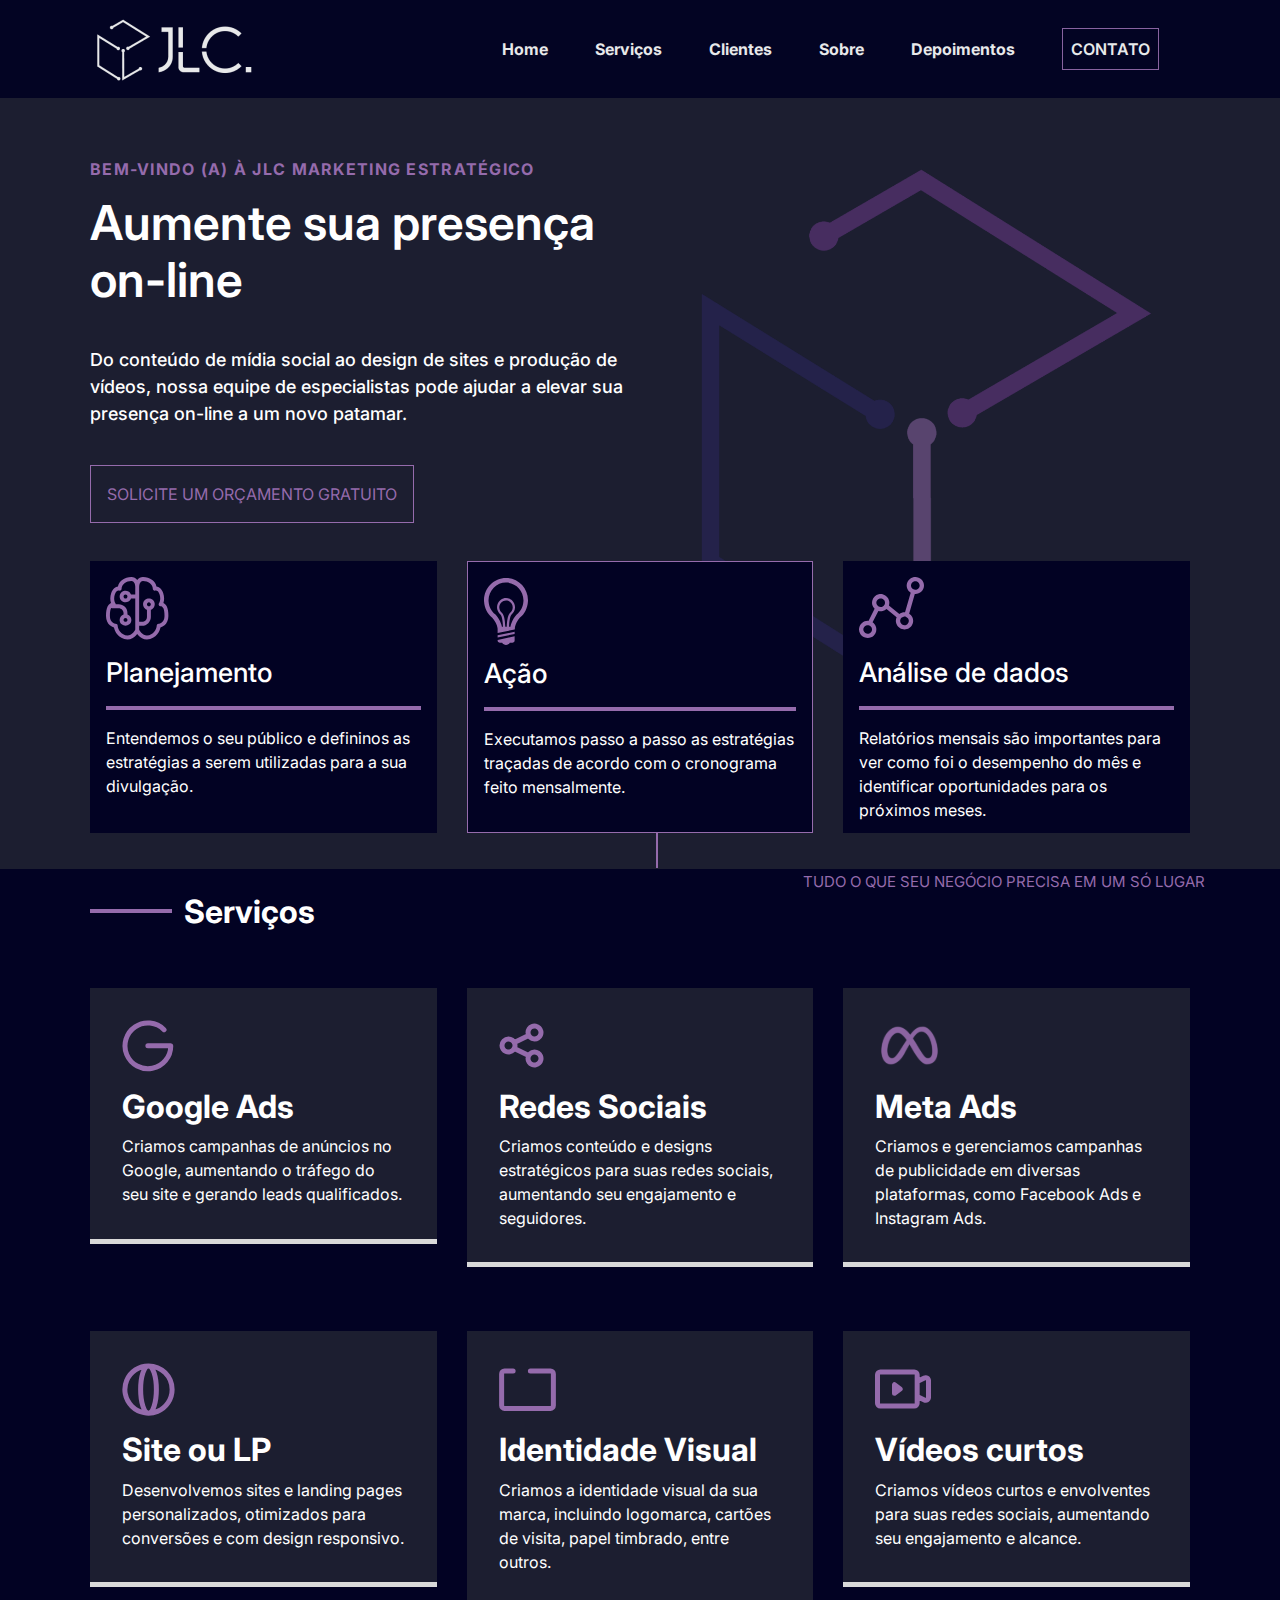
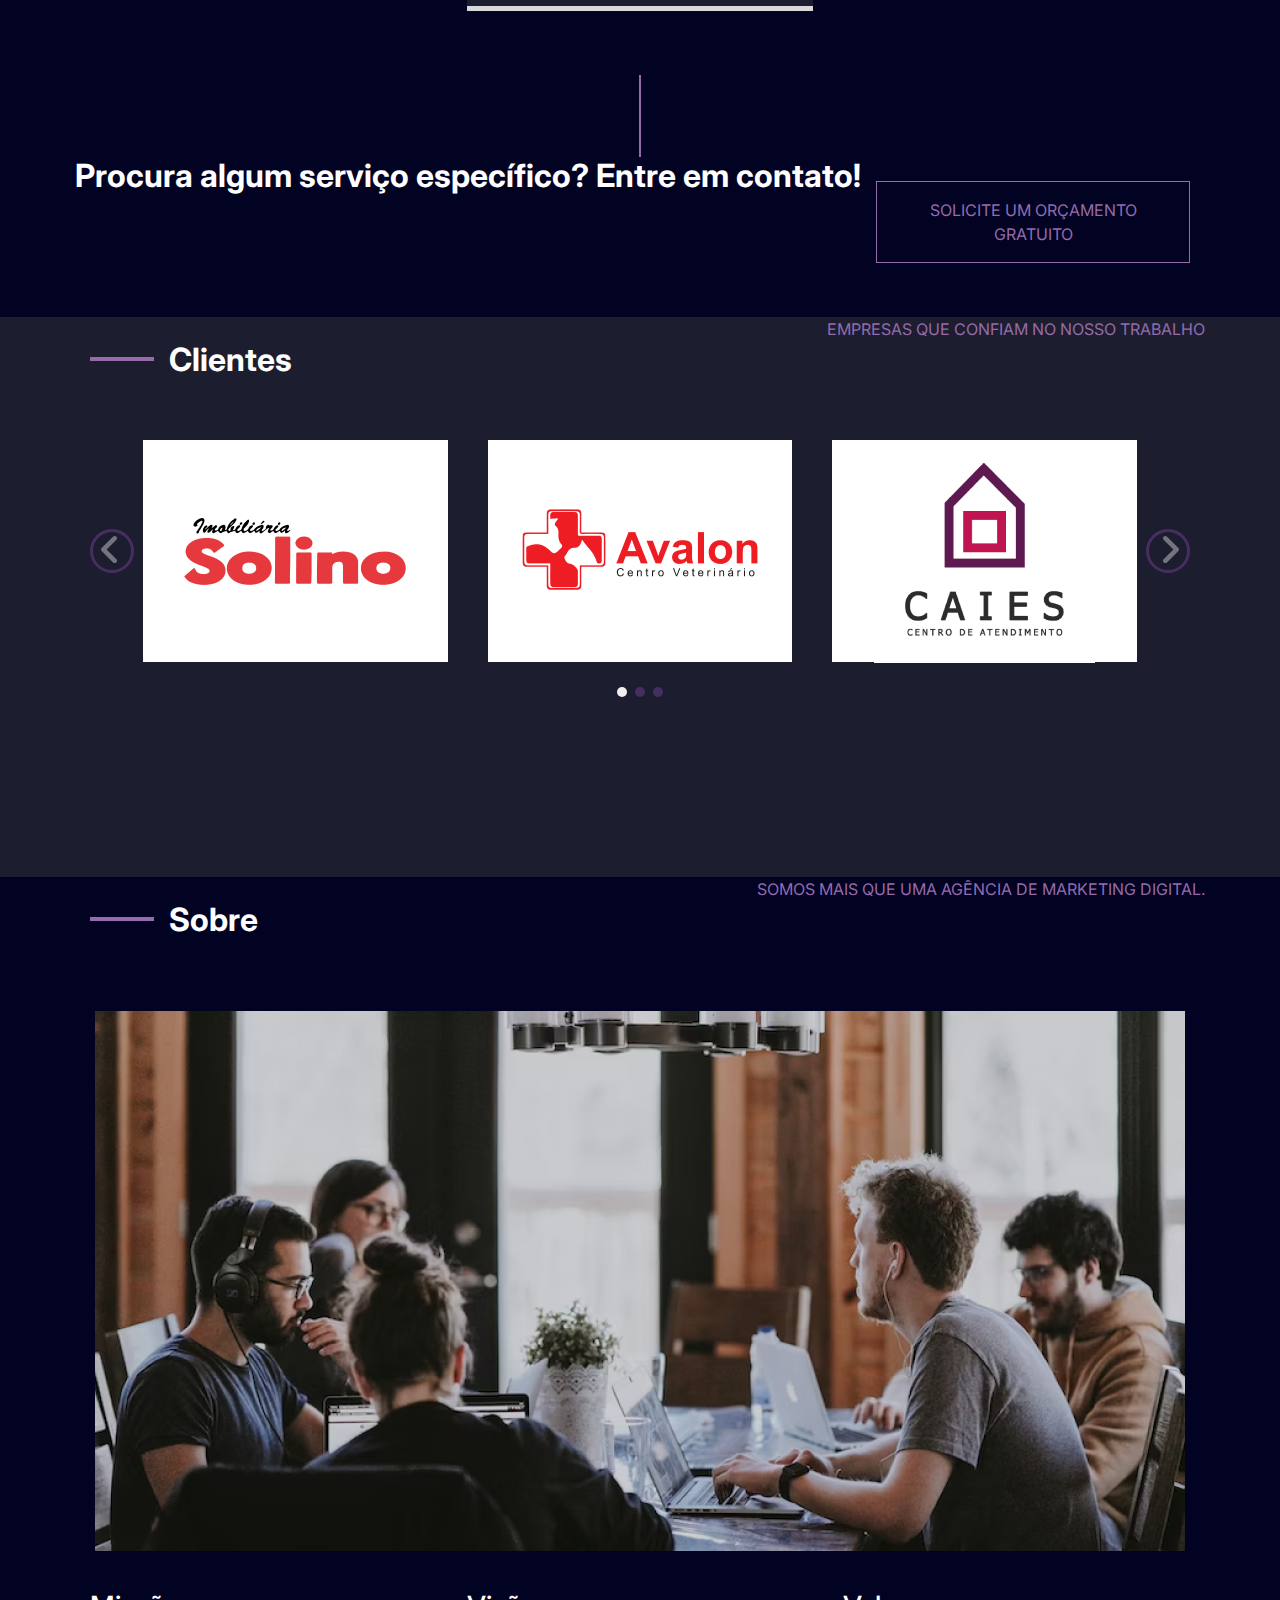
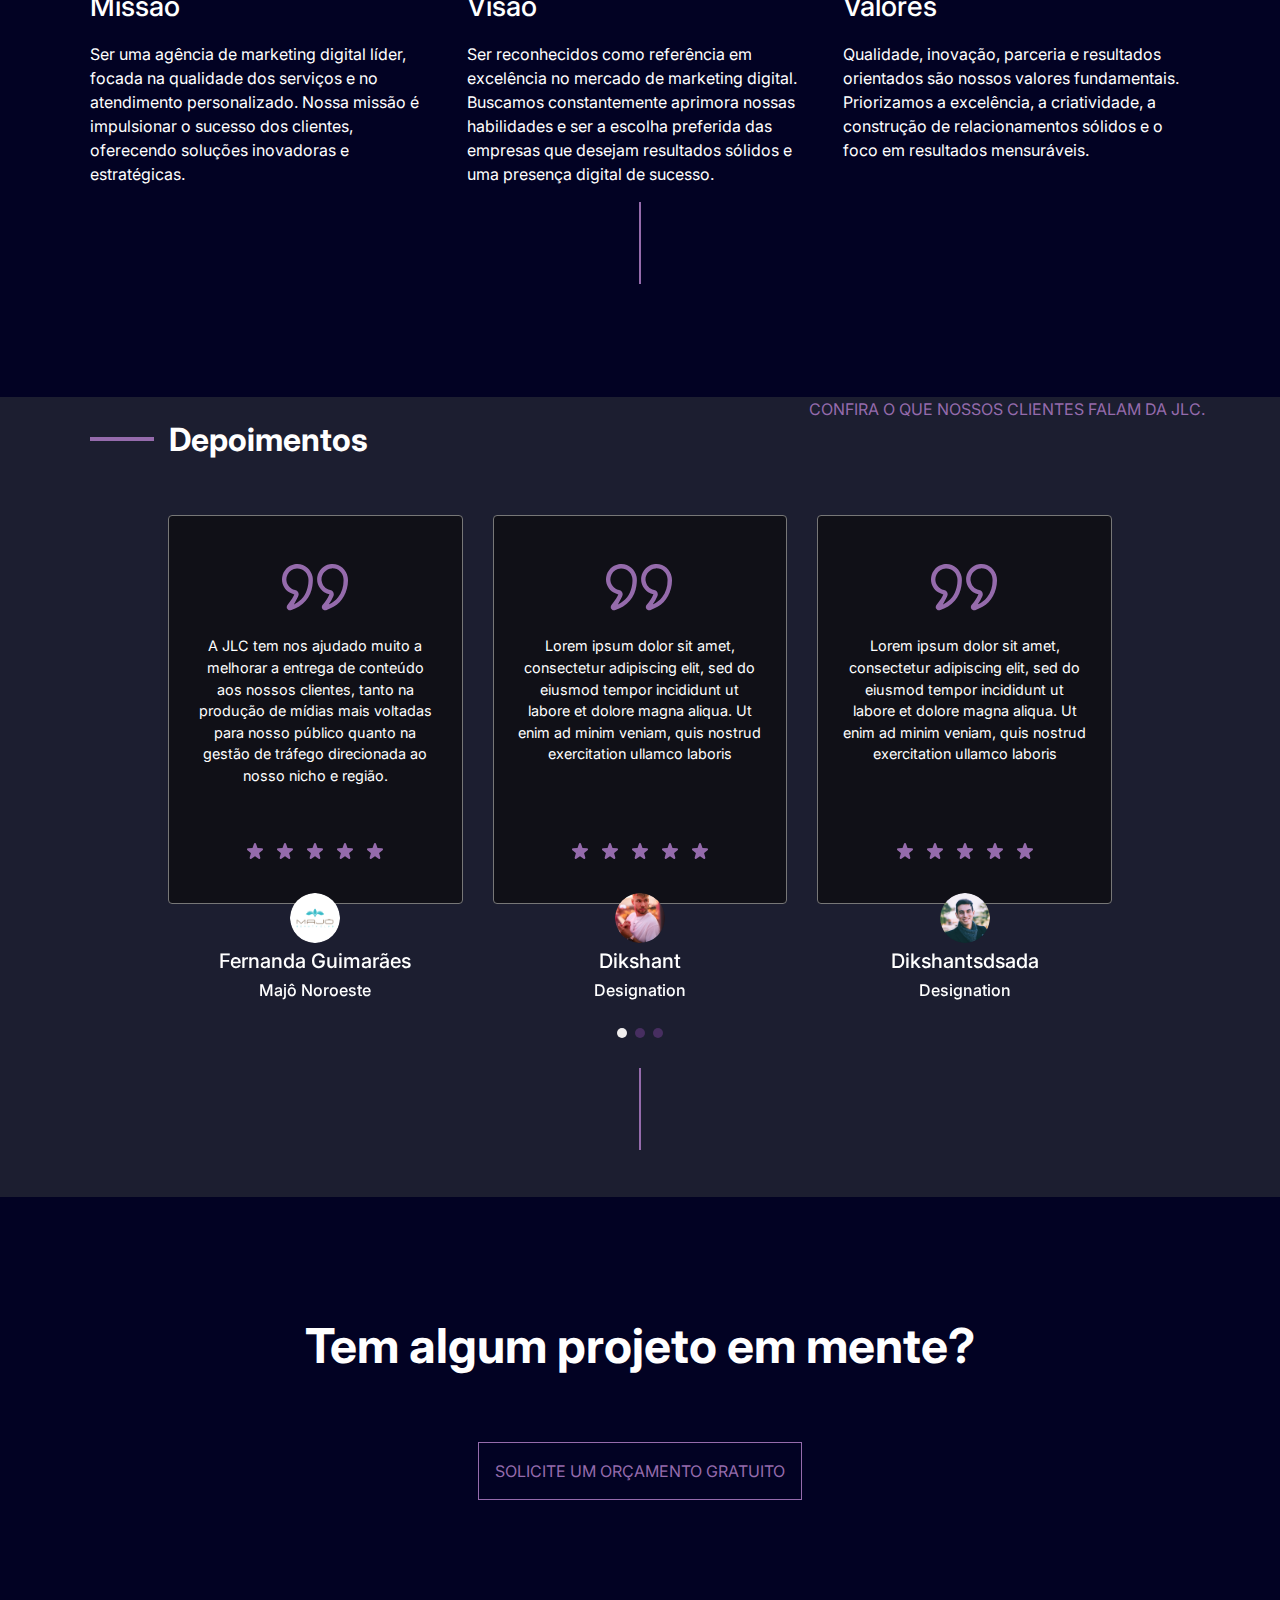
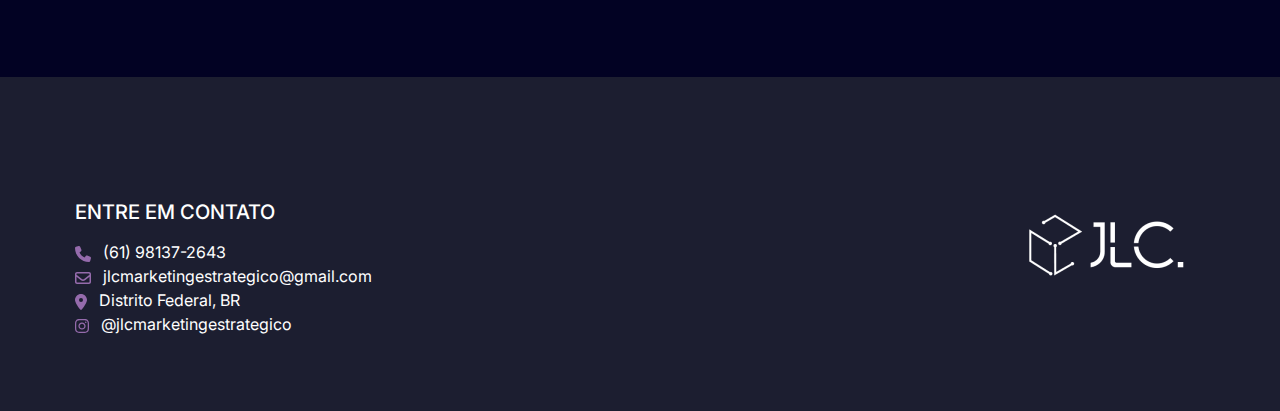
<file: index.html>
<!DOCTYPE html>
<html lang="pt-br">
  <head>
    <meta charset="utf-8" />
    <meta name="viewport" content="widivh=device-widivh, initial-scale=1" />
    <link
      href="https://cdn.jsdelivr.net/npm/bootstrap@5.3.1/dist/css/bootstrap.min.css"
      rel="stylesheet"
      integrity="sha384-4bw+/aepP/YC94hEpVNVgiZdgIC5+VKNBQNGCHeKRQN+PtmoHDEXuppvnDJzQIu9"
      crossorigin="anonymous"
    />
    <link
      rel="stylesheet"
      href="https://cdnjs.cloudflare.com/ajax/libs/font-awesome/6.4.2/css/all.min.css"
    />
    <link
      rel="stylesheet"
      href="https://stackpath.bootstrapcdn.com/bootstrap/4.5.0/css/bootstrap.min.css"
    />
    <!-- <link rel="stylesheet" href="https://fonts.googleapis.com/css?family=Open+Sans|Varela+Round"> -->
    <!-- <link rel="stylesheet" href="https://maxcdn.bootstrapcdn.com/font-awesome/4.7.0/css/font-awesome.min.css"> -->
    <!-- <script src="https://code.jquery.com/jquery-3.5.1.min.js"></script> -->
    <!-- <script src="https://cdn.jsdelivr.net/npm/popper.js@1.16.0/dist/umd/popper.min.js"></script> -->
    <!-- <script src="https://stackpath.bootstrapcdn.com/bootstrap/4.5.0/js/bootstrap.min.js"></script> -->
    <link rel="stylesheet" href="css/carousel.css" />
    <link rel="stylesheet" href="css/style.css" />
    <link rel="stylesheet" href="css/media.css" />
    <title>JLC</title>
  </head>

  <body>
    <section>
      <header>
        <div class="container" id="header">
          <div id="navbar-example3">
            <div
              class="d-flex flex-wrap align-items-center justify-content-center justify-content-lg-start"
            >
              <div class="col-12 col-xs-12 col-sm-2 m-0 p-0">
                <a href="/">
                  <img src="img/site/logo.png" alt="logo" class="logo" />
                </a>
              </div>
              <div class="d-none d-sm-block col-10">
                <ul class="justify-content-end nav opcao-menu">
                  <li>
                    <a href="#item-1" class="text-white"> Home </a>
                  </li>
                  <li>
                    <a href="#item-1-2" class="text-white"> Serviços </a>
                  </li>
                  <li>
                    <a href="#item-1-3" class="text-white"> Clientes </a>
                  </li>
                  <li>
                    <a href="#item-1-4" class="text-white"> Sobre </a>
                  </li>
                  <li>
                    <a href="#item-1-5" class="text-white"> Depoimentos </a>
                  </li>
                  <li>
                    <a
                      type="button"
                      onclick="closeMenu()"
                      href="https://api.whatsapp.com/send?phone=5561981372643"
                      target="_blank"
                      class="btn btn-contato"
                      >CONTATO</a
                    >
                  </li>
                </ul>
              </div>
              <div class="d-block d-sm-none">
                <ul
                  class="col-12 col-lg-auto my-2 justify-content-center my-md-0 text-small"
                >
                  <li>
                    <a
                      href="#"
                      class="text-white bar whats"
                      onclick="openMenu()"
                    >
                      <i class="fa-solid fa-bars"></i>
                    </a>
                  </li>
                </ul>
              </div>
            </div>
          </div>
        </div>
      </header>
    </section>
    <section id="menu-celular" class="d-none cor-caixa-0 caixa-menu-celular">
      <div class="container menus1">
        <div class="row">
          <ul class="my-md-0 text-small opcao-menu">
            <li class="col-md-12">
              <a href="#item-1" onclick="openMenu()" class="text-white">
                Home
              </a>
            </li>
            <li class="col-md-12">
              <a href="#item-1-2" onclick="openMenu()" class="text-white">
                Serviços
              </a>
            </li>

            <li class="col-md-12">
              <a href="#item-1-3" onclick="openMenu()" class="text-white">
                Clientes
              </a>
            </li>
            <li class="col-md-12">
              <a href="#item-1-4" onclick="openMenu()" class="text-white">
                Sobre
              </a>
            </li>
            <li class="col-md-12">
              <a
                href="#item-1-5"
                onclick="openMenu()"
                class="text-white nav-link"
              >
                Depoimentos
              </a>
            </li>
          </ul>
        </div>
        <a
          type="button"
          onclick="openMenu()"
          href="https://api.whatsapp.com/send?phone=5561981372643"
          target="_blank"
          class="btn btn-contato me-2"
          >SOLICITE UM ORÇAMENTO GRATUITO
        </a>
      </div>
    </section>
    <section class="cor-caixa-1">
      <div
        class="container scrollspy-example-2"
        data-bs-spy="scroll"
        data-bs-target="#navbar-example3"
        data-bs-offset="0"
        tabindex="0"
      >
        <div class="home" id="item-1">
          <div class="row">
            <div class="col-6 col-xs-6 col-sm-6">
              <img
                src="img/site/jlc-grande.png"
                alt="cubo"
                class="cubo-grande"
              />
            </div>
          </div>
          <div class="row">
            <div class="col-12">
              <div>
                <h5>BEM-VINDO (A) À JLC MARKETING ESTRATÉGICO</h5>
              </div>
            </div>
          </div>
          <div class="row">
            <div
              class="col-12 col-xs-12 col-sm-6 col-md-6 col-lg-6 col-xl-6 col-xxl-6"
            >
              <h1>Aumente sua presença on-line</h1>
              <p>
                Do conteúdo de mídia social ao design de sites e produção de
                vídeos, nossa equipe de especialistas pode ajudar a elevar sua
                presença on-line a um novo patamar.
              </p>
              <a
                type="button"
                href="https://api.whatsapp.com/send?phone=5561981372643"
                target="_blank"
                class="btn btn-contato me-2"
                >SOLICITE UM ORÇAMENTO GRATUITO</a
              >
            </div>
          </div>
        </div>
        <div class="feature row">
          <div class="col-12 col-sm-12 col-md-12 col-lg-4">
            <div>
              <div>
                <svg
                  widivh="63"
                  height="63"
                  viewBox="0 0 63 63"
                  fill="none"
                  xmlns="http://www.w3.org/2000/svg"
                >
                  <path
                    d="M16.107 3.09442C18.7667 1.08013 22.0136 -0.0062896 25.35 0.00172251C26.5022 -0.0241158 27.6424 0.241098 28.6649 0.772824C29.6875 1.30455 30.5594 2.08561 31.2 3.04372C31.8406 2.08561 32.7125 1.30455 33.7351 0.772824C34.7576 0.241098 35.8978 -0.0241158 37.05 0.00172251C40.3864 -0.0062896 43.6333 1.08013 46.293 3.09442C48.3405 4.68562 49.92 6.88912 50.4777 9.55282C51.7569 9.65032 52.9269 10.1807 53.9097 10.9802C55.3995 12.1892 56.4837 14.0027 57.1662 15.9215C58.2348 18.905 58.5234 22.7075 57.4158 25.9445C57.6966 26.0771 57.9735 26.2331 58.2426 26.4125C59.3151 27.1262 60.1302 28.148 60.7308 29.3531C61.9125 31.7126 62.4 35.0042 62.4 39.0017C62.4 43.4516 60.7035 46.439 58.5507 48.2837C57.3602 49.3045 55.9553 50.0442 54.4401 50.4482C54.0501 52.6244 52.9581 55.1438 51.246 57.281C49.023 60.0695 45.5754 62.4017 40.95 62.4017C37.284 62.4017 34.3668 60.3737 32.4714 58.3847C32.0183 57.9098 31.5937 57.4084 31.2 56.8832C30.8063 57.4085 30.3818 57.9099 29.9286 58.3847C28.0332 60.3737 25.1199 62.4017 21.45 62.4017C16.8246 62.4017 13.3809 60.0695 11.154 57.281C9.55406 55.2942 8.45823 52.95 7.9599 50.4482C6.44467 50.0442 5.03978 49.3045 3.8493 48.2837C1.6965 46.439 0 43.4477 0 39.0017C0 35.0042 0.4914 31.7087 1.6692 29.3531C2.2274 28.1713 3.08523 27.1561 4.1574 26.4086C4.4208 26.2343 4.69721 26.0804 4.9842 25.9484C3.8766 22.7036 4.1652 18.905 5.2338 15.9215C5.9163 14.0027 7.0005 12.1892 8.4903 10.9802C9.4731 10.1807 10.6431 9.65422 11.9223 9.55282C12.4839 6.88912 14.0634 4.68562 16.1109 3.09442H16.107ZM29.25 9.75172V9.71272L29.2422 9.51772C29.1848 8.50101 28.9825 7.49769 28.6416 6.53812C28.3989 5.81374 27.9856 5.15833 27.4365 4.62712C26.8605 4.1255 26.113 3.86564 25.35 3.90172C22.8811 3.89326 20.4767 4.69014 18.5016 6.17152C16.692 7.57942 15.6 9.48652 15.6 11.7017C15.5998 12.0105 15.5262 12.3149 15.3853 12.5897C15.2445 12.8645 15.0403 13.102 14.7898 13.2825C14.5392 13.463 14.2493 13.5814 13.9441 13.6279C13.6388 13.6745 13.3268 13.6479 13.0338 13.5503C12.3006 13.3085 11.6454 13.445 10.9473 14.0066C10.1829 14.6306 9.438 15.7382 8.9037 17.2319C7.8156 20.2817 7.9287 23.975 9.4224 26.2214C9.63572 26.5413 9.7497 26.9172 9.75 27.3017H12.675C15.0023 27.3017 17.2342 28.2262 18.8799 29.8719C20.5255 31.5175 21.45 33.7494 21.45 36.0767V37.3832C22.7511 37.8432 23.8476 38.7484 24.5459 39.9387C25.2441 41.129 25.4991 42.5278 25.2658 43.8879C25.0324 45.248 24.3257 46.4818 23.2706 47.3713C22.2156 48.2608 20.88 48.7487 19.5 48.7487C18.12 48.7487 16.7844 48.2608 15.7294 47.3713C14.6743 46.4818 13.9676 45.248 13.7342 43.8879C13.5009 42.5278 13.7559 41.129 14.4541 39.9387C15.1524 38.7484 16.2489 37.8432 17.55 37.3832V36.0767C17.55 33.3857 15.366 31.2017 12.675 31.2017H5.85C5.61686 31.2013 5.38569 31.1591 5.1675 31.0769L5.1558 31.1003C4.3836 32.6408 3.9 35.1992 3.9 39.0017C3.9 42.3518 5.1285 44.2394 6.3882 45.3197C7.7415 46.4819 9.243 46.8017 9.75 46.8017C10.2672 46.8017 10.7632 47.0072 11.1289 47.3729C11.4946 47.7386 11.7 48.2346 11.7 48.7517C11.7 50.1869 12.48 52.6946 14.196 54.8474C15.8691 56.9339 18.2754 58.5017 21.45 58.5017C23.634 58.5017 25.5918 57.281 27.105 55.6937C27.8499 54.9137 28.431 54.1064 28.8093 53.4434C28.9815 53.1494 29.1289 52.8415 29.25 52.523V21.4517H25.0185C24.5585 22.7528 23.6534 23.8494 22.4631 24.5476C21.2728 25.2459 19.8739 25.5008 18.5138 25.2675C17.1537 25.0341 15.9199 24.3274 15.0304 23.2724C14.1409 22.2173 13.6531 20.8817 13.6531 19.5017C13.6531 18.1217 14.1409 16.7862 15.0304 15.7311C15.9199 14.676 17.1537 13.9693 18.5138 13.736C19.8739 13.5026 21.2728 13.7576 22.4631 14.4558C23.6534 15.1541 24.5585 16.2507 25.0185 17.5517H29.25V9.75172ZM33.15 48.7478V52.5191C33.2711 52.8376 33.4185 53.1455 33.5907 53.4395C33.9729 54.1025 34.5501 54.9098 35.2911 55.6898C36.8082 57.2771 38.7699 58.4978 40.95 58.4978C44.1246 58.4978 46.5309 56.93 48.204 54.8435C49.92 52.6907 50.7 50.183 50.7 48.7478C50.7 48.2306 50.9054 47.7347 51.2711 47.369C51.6368 47.0033 52.1328 46.7978 52.65 46.7978C53.157 46.7978 54.6585 46.478 56.0118 45.3158C57.2715 44.2355 58.5 42.3479 58.5 38.9978C58.5 35.1953 58.0125 32.6408 57.2442 31.0964C56.9872 30.5213 56.5837 30.0238 56.0742 29.6534C55.6351 29.3727 55.1208 29.2326 54.6 29.2517C54.2473 29.2515 53.9012 29.1557 53.5986 28.9744C53.2961 28.7931 53.0484 28.5331 52.8819 28.2221C52.7154 27.9112 52.6364 27.5609 52.6532 27.2085C52.6701 26.8562 52.7822 26.5151 52.9776 26.2214C54.4752 23.975 54.5844 20.2817 53.4963 17.2319C52.962 15.7382 52.2171 14.6267 51.4527 14.0066C50.7546 13.445 50.0994 13.3046 49.3662 13.5503C49.0732 13.6479 48.7612 13.6745 48.4559 13.6279C48.1507 13.5814 47.8608 13.463 47.6102 13.2825C47.3597 13.102 47.1555 12.8645 47.0147 12.5897C46.8738 12.3149 46.8002 12.0105 46.8 11.7017C46.8 9.48652 45.708 7.57942 43.8945 6.17152C41.9204 4.69095 39.5176 3.89411 37.05 3.90172C36.287 3.86564 35.5396 4.1255 34.9635 4.62712C34.4128 5.15771 33.9981 5.81322 33.7545 6.53812C33.3832 7.55682 33.1791 8.62886 33.15 9.71272V44.8517H36.075C38.766 44.8517 40.95 42.6677 40.95 39.9767V32.8202C39.6489 32.3602 38.5524 31.4551 37.8541 30.2648C37.1559 29.0745 36.9009 27.6757 37.1343 26.3155C37.3676 24.9554 38.0743 23.7216 39.1294 22.8321C40.1844 21.9426 41.52 21.4548 42.9 21.4548C44.28 21.4548 45.6156 21.9426 46.6706 22.8321C47.7257 23.7216 48.4324 24.9554 48.6658 26.3155C48.8991 27.6757 48.6441 29.0745 47.9459 30.2648C47.2476 31.4551 46.1511 32.3602 44.85 32.8202V39.9767C44.85 42.304 43.9255 44.536 42.2799 46.1816C40.6342 47.8272 38.4023 48.7517 36.075 48.7517H33.15V48.7478ZM17.55 19.5017C17.55 20.0189 17.7554 20.5149 18.1211 20.8806C18.4868 21.2463 18.9828 21.4517 19.5 21.4517C20.0172 21.4517 20.5132 21.2463 20.8789 20.8806C21.2446 20.5149 21.45 20.0189 21.45 19.5017C21.45 18.9846 21.2446 18.4886 20.8789 18.1229C20.5132 17.7572 20.0172 17.5517 19.5 17.5517C18.9828 17.5517 18.4868 17.7572 18.1211 18.1229C17.7554 18.4886 17.55 18.9846 17.55 19.5017ZM42.9 29.2517C43.4172 29.2517 43.9132 29.0463 44.2789 28.6806C44.6446 28.3149 44.85 27.8189 44.85 27.3017C44.85 26.7845 44.6446 26.2886 44.2789 25.9229C43.9132 25.5572 43.4172 25.3517 42.9 25.3517C42.3828 25.3517 41.8868 25.5572 41.5211 25.9229C41.1554 26.2886 40.95 26.7845 40.95 27.3017C40.95 27.8189 41.1554 28.3149 41.5211 28.6806C41.8868 29.0463 42.3828 29.2517 42.9 29.2517ZM19.5 40.9517C18.9828 40.9517 18.4868 41.1572 18.1211 41.5229C17.7554 41.8886 17.55 42.3846 17.55 42.9017C17.55 43.4189 17.7554 43.9149 18.1211 44.2806C18.4868 44.6463 18.9828 44.8517 19.5 44.8517C20.0172 44.8517 20.5132 44.6463 20.8789 44.2806C21.2446 43.9149 21.45 43.4189 21.45 42.9017C21.45 42.3846 21.2446 41.8886 20.8789 41.5229C20.5132 41.1572 20.0172 40.9517 19.5 40.9517Z"
                    fill="#956BAC"
                  />
                </svg>
              </div>
              <h3>Planejamento</h3>
              <hr />
              <p>
                Entendemos o seu público e defininos as estratégias a serem
                utilizadas para a sua divulgação.
              </p>
            </div>
          </div>
          <div class="col-12 col-sm-12 col-md-12 col-lg-4">
            <div class="caixa-central">
              <div>
                <svg
                  widivh="44"
                  height="67"
                  viewBox="0 0 44 67"
                  fill="none"
                  xmlns="http://www.w3.org/2000/svg"
                >
                  <path
                    d="M21.9906 0C9.93079 0 0.144548 9.87904 0.00386899 22.1308V22.1423C-0.00128966 22.3033 -0.00128966 22.4643 0.00386899 22.6252C0.010676 22.9256 0.0310971 23.3391 0.0787463 23.8451C0.272553 26.9442 1.09863 29.9681 2.50427 32.724C3.90992 35.4799 5.86427 37.9072 8.24265 39.8511C12.4086 44.6382 13.4387 48.9262 13.5544 50.3678V50.3817C13.5703 50.5319 13.593 50.682 13.6225 50.8276H13.6157V54.9631L30.6333 51.5022V51.3867C30.7626 51.0725 30.8465 50.7352 30.876 50.3817V50.3655C31.0054 48.7737 31.6929 44.5342 35.7612 39.8742C38.1519 37.9207 40.1139 35.4785 41.5205 32.7052C42.927 29.932 43.747 26.8893 43.9274 23.7734C43.9678 23.3348 43.9921 22.8947 44 22.4542V22.1932C43.848 9.89752 34.064 0 21.9906 0ZM4.54189 22.2024C4.58971 17.5225 6.44914 13.0509 9.71623 9.75888C12.9833 6.46687 17.3942 4.62044 21.9906 4.62069C31.559 4.62069 39.3349 12.4597 39.462 22.2417V22.4566C39.462 22.579 39.4484 22.8586 39.403 23.42L39.3984 23.4477V23.4777C39.2572 25.9813 38.5953 28.4259 37.4567 30.6495C36.318 32.8731 34.7285 34.8252 32.7934 36.3764L32.6413 36.4965L32.512 36.6421C28.2281 41.4822 26.9007 46.1076 26.4923 48.8176H25.0583C25.1604 45.2712 25.6233 38.6636 27.595 36.4572C29.5464 34.8862 30.8397 32.5066 30.9986 29.8034C31.0212 29.5493 31.0213 29.3876 31.0213 29.2721V29.1797C30.9967 26.7633 30.037 24.4544 28.3504 22.7544C26.6637 21.0543 24.3865 20.1005 22.0133 20.1C20.1461 20.1007 18.3256 20.6936 16.8046 21.7964C15.2837 22.8991 14.1379 24.4569 13.5265 26.2533C12.9152 28.0497 12.8686 29.9953 13.3933 31.8199C13.918 33.6444 14.9878 35.2572 16.4542 36.4341C18.4101 38.659 18.8911 45.2712 19.0068 48.8176H17.9177C17.4095 46.029 15.7258 41.4222 11.4964 36.6236L11.3648 36.4757L11.2105 36.3533C9.28355 34.8074 7.6992 32.8643 6.5613 30.6514C5.4234 28.4384 4.75765 26.0056 4.60769 23.5124L4.60315 23.4708L4.59862 23.4269C4.56175 23.0545 4.54206 22.6806 4.53962 22.3064V22.2394L4.54189 22.2047V22.2024ZM22.0133 22.4103C25.6891 22.4103 28.6842 25.4369 28.7295 29.1797V29.3645C28.7295 29.4338 28.7295 29.5262 28.7069 29.6648C28.5934 31.6055 27.6631 33.4307 26.1656 34.6321L26.0067 34.7476L25.8706 34.8862C23.3747 37.7048 22.8528 44.8669 22.7621 48.7945H21.2872C21.1737 44.8669 20.6292 37.7048 18.1333 34.8862L17.9971 34.7476L17.8383 34.6321C17.0888 34.0286 16.4745 33.2692 16.0362 32.4046C15.598 31.5401 15.346 30.5903 15.297 29.6186C15.2966 29.5721 15.292 29.5257 15.2834 29.48C15.2786 29.4572 15.2756 29.434 15.2743 29.4107V29.2028C15.3424 25.46 18.3602 22.4103 22.0133 22.4103ZM30.6333 53.8588L13.6157 57.3197V59.5584L30.6333 55.908V53.8588ZM13.6157 62.3793V61.9172L30.6333 58.2692V62.3793C30.6333 62.9921 30.3942 63.5797 29.9687 64.013C29.5432 64.4463 28.966 64.6897 28.3642 64.6897H25.832C25.4485 65.3848 24.8915 65.9645 24.2174 66.3702C23.5433 66.7759 22.7759 66.9931 21.9929 67C21.2098 66.9931 20.4424 66.7759 19.7683 66.3702C19.0942 65.9645 18.5372 65.3848 18.1537 64.6897H15.8847C15.2829 64.6897 14.7058 64.4463 14.2802 64.013C13.8547 63.5797 13.6157 62.9921 13.6157 62.3793Z"
                    fill="#956BAC"
                  />
                </svg>
              </div>
              <h3>Ação</h3>
              <hr />
              <p>
                Executamos passo a passo as estratégias traçadas de acordo com o
                cronograma feito mensalmente.
              </p>
            </div>
          </div>
          <div class="col-12 col-sm-12 col-md-12 col-lg-4">
            <div>
              <div>
                <svg
                  widivh="65"
                  height="61"
                  viewBox="0 0 65 61"
                  fill="none"
                  xmlns="http://www.w3.org/2000/svg"
                >
                  <path
                    d="M56.3363 7.89397e-07C54.4612 -0.000794698 52.6364 0.599649 51.1364 1.71108C49.6363 2.82251 48.5419 4.38489 48.0178 6.16337C47.4936 7.94184 47.5679 9.84034 48.2296 11.5735C48.8913 13.3067 50.1046 14.7808 51.6871 15.7745L46.0338 35.3205C45.8583 35.3094 45.6825 35.3036 45.5067 35.3031C43.643 35.3011 41.829 35.8959 40.3365 36.9984L29.8921 28.4007C30.3866 26.9514 30.4789 25.3978 30.1595 23.9014C29.84 22.405 29.1205 21.0205 28.0758 19.8919C27.0311 18.7632 25.6993 17.9318 24.219 17.484C22.7387 17.0362 21.1639 16.9884 19.6586 17.3456C18.1533 17.7028 16.7723 18.452 15.6595 19.5151C14.5466 20.5782 13.7424 21.9165 13.3306 23.3908C12.9188 24.865 12.9144 26.4213 13.3179 27.8978C13.7214 29.3742 14.518 30.7169 15.6249 31.7862L9.49369 43.8999C9.22519 43.8747 8.95565 43.8619 8.68594 43.8614C6.6104 43.8588 4.6027 44.5914 3.02726 45.9262C1.45182 47.261 0.413067 49.1095 0.0995549 51.1363C-0.213957 53.1631 0.21855 55.2337 1.31857 56.9724C2.41859 58.711 4.11321 60.0024 6.09483 60.6122C8.07645 61.222 10.2137 61.1097 12.1187 60.2958C14.0237 59.4818 15.5701 58.0201 16.4772 56.176C17.3843 54.3319 17.5921 52.2277 17.0627 50.2452C16.5334 48.2627 15.302 46.5334 13.5922 45.3712L19.386 33.9259C20.7934 34.3094 22.2763 34.3345 23.6961 33.9988C25.116 33.6631 26.4267 32.9776 27.5058 32.0061L37.618 40.3307C36.9313 41.8255 36.6943 43.4839 36.9352 45.1081C37.1762 46.7323 37.8849 48.2538 38.9769 49.4912C40.0689 50.7286 41.4981 51.6296 43.0941 52.0868C44.6901 52.5441 46.3855 52.5383 47.9782 52.0701C49.571 51.602 50.9938 50.6912 52.0771 49.4464C53.1604 48.2016 53.8585 46.6753 54.088 45.0495C54.3176 43.4236 54.0689 41.7669 53.3718 40.2768C52.6746 38.7867 51.5584 37.5261 50.1561 36.6453L55.8092 17.0993C55.9837 17.1097 56.1591 17.1167 56.3363 17.1167C58.6341 17.1167 60.8377 16.215 62.4625 14.61C64.0872 13.005 65 10.8281 65 8.55833C65 6.28852 64.0872 4.11167 62.4625 2.50668C60.8377 0.901679 58.6341 7.89397e-07 56.3363 7.89397e-07ZM8.68594 56.6989C7.82918 56.6989 6.99166 56.4479 6.27929 55.9777C5.56692 55.5075 5.0117 54.8392 4.68383 54.0573C4.35596 53.2754 4.27018 52.415 4.43732 51.5849C4.60447 50.7548 5.01704 49.9924 5.62286 49.3939C6.22868 48.7955 7.00054 48.3879 7.84083 48.2228C8.68113 48.0577 9.55212 48.1424 10.3437 48.4663C11.1352 48.7902 11.8117 49.3387 12.2877 50.0424C12.7637 50.7461 13.0178 51.5734 13.0178 52.4197C13.0165 53.5543 12.5597 54.6419 11.7476 55.4442C10.9355 56.2464 9.83442 56.6976 8.68594 56.6989ZM21.6815 29.9541C20.8247 29.9541 19.9872 29.7032 19.2748 29.233C18.5625 28.7628 18.0072 28.0945 17.6794 27.3125C17.3515 26.5306 17.2657 25.6702 17.4329 24.8402C17.6 24.0101 18.0126 23.2476 18.6184 22.6492C19.2242 22.0507 19.9961 21.6432 20.8364 21.478C21.6767 21.3129 22.5477 21.3977 23.3392 21.7215C24.1308 22.0454 24.8073 22.5939 25.2833 23.2976C25.7593 24.0013 26.0133 24.8286 26.0133 25.675C26.0121 26.8095 25.5552 27.8972 24.7431 28.6994C23.931 29.5016 22.83 29.9529 21.6815 29.9541ZM45.5067 48.1406C44.6499 48.1406 43.8124 47.8896 43.1 47.4194C42.3876 46.9492 41.8324 46.2809 41.5046 45.499C41.1767 44.7171 41.0909 43.8567 41.2581 43.0266C41.4252 42.1965 41.8378 41.434 42.4436 40.8356C43.0494 40.2371 43.8213 39.8296 44.6616 39.6645C45.5019 39.4994 46.3729 39.5841 47.1644 39.908C47.9559 40.2319 48.6325 40.7803 49.1085 41.484C49.5845 42.1877 49.8385 43.0151 49.8385 43.8614C49.8372 44.9959 49.3804 46.0836 48.5683 46.8858C47.7562 47.6881 46.6552 48.1393 45.5067 48.1406ZM56.3363 12.8375C55.4795 12.8375 54.642 12.5865 53.9296 12.1163C53.2173 11.6461 52.6621 10.9778 52.3342 10.1959C52.0063 9.41398 51.9205 8.55358 52.0877 7.7235C52.2548 6.89343 52.6674 6.13095 53.2732 5.5325C53.879 4.93405 54.6509 4.5265 55.4912 4.36139C56.3315 4.19627 57.2025 4.28102 57.994 4.6049C58.7856 4.92878 59.4621 5.47725 59.9381 6.18095C60.4141 6.88466 60.6681 7.71199 60.6681 8.55833C60.6669 9.69284 60.2101 10.7805 59.398 11.5827C58.5859 12.385 57.4848 12.8362 56.3363 12.8375Z"
                    fill="#956BAC"
                  />
                </svg>
              </div>
              <h3>Análise de dados</h3>
              <hr />
              <p>
                Relatórios mensais são importantes para ver como foi o
                desempenho do mês e identificar oportunidades para os próximos
                meses.
              </p>
            </div>
          </div>
        </div>
      </div>
    </section>
    <section class="cor-caixa-2">
      <div
        class="container scrollspy-example-2"
        data-bs-spy="scroll"
        data-bs-target="#navbar-example3"
        data-bs-offset="0"
        tabindex="0"
      >
        <div class="servicos" id="item-1-2">
          <div class="row">
            <div class="col-2 col-sm-1 mt-4">
              <hr />
            </div>
            <div class="col mt-4">
              <h2>Serviços</h2>
            </div>
            <div class="col-xs-12">
              <label>TUDO O QUE SEU NEGÓCIO PRECISA EM UM SÓ LUGAR</label>
            </div>
          </div>
          <div class="row mt-5">
            <div class="col-12 col-sm-12 col-md-12 col-lg-4">
              <div>
                <div class="svg21">
                  <svg
                    width="52"
                    height="52"
                    viewBox="0 0 52 52"
                    xmlns="http://www.w3.org/2000/svg"
                  >
                    <path
                      d="M25.875 25.8549H48.75C48.7547 31.1474 46.924 36.2778 43.5699 40.3718C40.2159 44.4658 35.546 47.2701 30.356 48.3069C25.166 49.3436 19.7771 48.5486 15.1076 46.0574C10.4381 43.5662 6.77687 39.5329 4.74785 34.6448C2.71882 29.7567 2.44754 24.3162 3.98022 19.2505C5.51291 14.1848 8.75473 9.80729 13.1533 6.86391C17.5518 3.92052 22.8349 2.59341 28.1022 3.10872C33.3696 3.62403 38.2953 5.94986 42.04 9.6899"
                      stroke="#956BAC"
                      stroke-width="5"
                      stroke-linecap="round"
                      stroke-linejoin="round"
                    />
                  </svg>
                </div>
                <h2>Google Ads</h2>
                <p>
                  Criamos campanhas de anúncios no Google, aumentando o tráfego
                  do seu site e gerando leads qualificados.
                </p>
              </div>
            </div>
            <div class="col-12 col-sm-12 col-md-12 col-lg-4">
              <div>
                <div>
                  <svg
                    width="45"
                    height="45"
                    viewBox="0 0 45 45"
                    fill="none"
                    xmlns="http://www.w3.org/2000/svg"
                  >
                    <path
                      d="M15.3067 25.4033L29.65 32.575M15.3067 19.5967L29.65 12.425M9.5 16C10.7856 16 12.0423 16.3812 13.1112 17.0955C14.1801 17.8097 15.0132 18.8248 15.5052 20.0126C15.9972 21.2003 16.1259 22.5072 15.8751 23.7681C15.6243 25.029 15.0052 26.1872 14.0962 27.0962C13.1872 28.0052 12.029 28.6243 10.7681 28.8751C9.50721 29.1259 8.20028 28.9972 7.01256 28.5052C5.82484 28.0133 4.80968 27.1801 4.09545 26.1112C3.38122 25.0423 3 23.7856 3 22.5C3 20.7761 3.68482 19.1228 4.90381 17.9038C6.12279 16.6848 7.77609 16 9.5 16ZM29 35.5C29 36.7856 29.3812 38.0423 30.0954 39.1112C30.8097 40.1801 31.8248 41.0133 33.0126 41.5052C34.2003 41.9972 35.5072 42.1259 36.7681 41.8751C38.029 41.6243 39.1872 41.0052 40.0962 40.0962C41.0052 39.1872 41.6243 38.029 41.8751 36.7681C42.1259 35.5072 41.9972 34.2003 41.5052 33.0126C41.0132 31.8248 40.1801 30.8097 39.1112 30.0955C38.0423 29.3812 36.7856 29 35.5 29C33.7761 29 32.1228 29.6848 30.9038 30.9038C29.6848 32.1228 29 33.7761 29 35.5ZM35.5 16C36.7856 16 38.0423 15.6188 39.1112 14.9046C40.1801 14.1903 41.0132 13.1752 41.5052 11.9874C41.9972 10.7997 42.1259 9.49279 41.8751 8.23192C41.6243 6.97104 41.0052 5.81285 40.0962 4.90381C39.1872 3.99477 38.029 3.3757 36.7681 3.1249C35.5072 2.87409 34.2003 3.00282 33.0126 3.49479C31.8248 3.98676 30.8097 4.81988 30.0954 5.8888C29.3812 6.95772 29 8.21442 29 9.5C29 11.2239 29.6848 12.8772 30.9038 14.0962C32.1228 15.3152 33.7761 16 35.5 16Z"
                      stroke="#956BAC"
                      stroke-width="5"
                      stroke-linecap="round"
                      stroke-linejoin="round"
                    />
                  </svg>
                </div>
                <h2>Redes Sociais</h2>
                <p>
                  Criamos conteúdo e designs estratégicos para suas redes
                  sociais, aumentando seu engajamento e seguidores.
                </p>
              </div>
            </div>
            <div class="col-12 col-sm-12 col-md-12 col-lg-4">
              <div>
                <div>
                  <img
                    class="svg-meta"
                    src="img/empresa/meta3.svg"
                    class="img-fluid"
                    alt="meta-ads"
                  />
                </div>
                <h2>Meta Ads</h2>
                <p>
                  Criamos e gerenciamos campanhas de publicidade em diversas
                  plataformas, como Facebook Ads e Instagram Ads.
                </p>
              </div>
            </div>
          </div>
          <div class="row">
            <div class="col-12 col-sm-12 col-md-12 col-lg-4">
              <div>
                <div>
                  <svg
                    width="53"
                    height="53"
                    viewBox="0 0 53 53"
                    fill="none"
                    xmlns="http://www.w3.org/2000/svg"
                  >
                    <path
                      d="M26.5 2.875C21.8274 2.875 17.2598 4.26058 13.3747 6.85653C9.48955 9.45248 6.46148 13.1422 4.67336 17.4591C2.88524 21.776 2.41738 26.5262 3.32896 31.109C4.24053 35.6918 6.4906 39.9014 9.79461 43.2054C13.0986 46.5094 17.3082 48.7595 21.891 49.6711C26.4738 50.5826 31.224 50.1148 35.5409 48.3267C39.8578 46.5385 43.5475 43.5105 46.1435 39.6253C48.7394 35.7402 50.125 31.1726 50.125 26.5C50.125 20.2343 47.6359 14.2251 43.2054 9.7946C38.7749 5.36406 32.7657 2.875 26.5 2.875ZM26.5 2.875C22.1425 2.875 18.625 13.375 18.625 26.5C18.625 39.625 22.1425 50.125 26.5 50.125C30.8575 50.125 34.375 39.625 34.375 26.5C34.375 13.375 30.8575 2.875 26.5 2.875Z"
                      stroke="#956BAC"
                      stroke-width="5"
                      stroke-linecap="round"
                      stroke-linejoin="round"
                    />
                  </svg>
                </div>
                <h2>Site ou LP</h2>
                <p>
                  Desenvolvemos sites e landing pages personalizados, otimizados
                  para conversões e com design responsivo.
                </p>
              </div>
            </div>
            <div class="col-12 col-sm-12 col-md-12 col-lg-4">
              <div>
                <div>
                  <svg
                    width="57"
                    height="43"
                    viewBox="0 0 57 43"
                    fill="none"
                    xmlns="http://www.w3.org/2000/svg"
                  >
                    <path
                      d="M31.375 3H51.5C52.2625 3 52.9938 3.3029 53.5329 3.84207C54.0721 4.38124 54.375 5.1125 54.375 5.875V37.5C54.375 38.2625 54.0721 38.9938 53.5329 39.5329C52.9938 40.0721 52.2625 40.375 51.5 40.375H5.5C4.7375 40.375 4.00623 40.0721 3.46707 39.5329C2.9279 38.9938 2.625 38.2625 2.625 37.5V5.875C2.625 5.1125 2.9279 4.38124 3.46707 3.84207C4.00623 3.3029 4.7375 3 5.5 3H14.125"
                      stroke="#956BAC"
                      stroke-width="5"
                      stroke-linecap="round"
                      stroke-linejoin="round"
                    />
                  </svg>
                </div>
                <h2>Identidade Visual</h2>
                <p>
                  Criamos a identidade visual da sua marca, incluindo logomarca,
                  cartões de visita, papel timbrado, entre outros.
                </p>
              </div>
            </div>
            <div class="col-12 col-sm-12 col-md-12 col-lg-4">
              <div>
                <div>
                  <svg
                    width="56"
                    height="40"
                    viewBox="0 0 56 40"
                    fill="none"
                    xmlns="http://www.w3.org/2000/svg"
                  >
                    <path
                      d="M42.1667 27.4233L49.3917 31.0217C49.823 31.239 50.3027 31.3425 50.7853 31.3223C51.2678 31.3021 51.7372 31.1588 52.1488 30.9062C52.5605 30.6535 52.9007 30.2998 53.1372 29.8787C53.3736 29.4576 53.4985 28.983 53.5 28.5V11.5C53.4985 11.017 53.3736 10.5424 53.1372 10.1213C52.9007 9.70017 52.5605 9.34648 52.1488 9.09383C51.7372 8.84117 51.2678 8.69794 50.7853 8.67772C50.3027 8.65751 49.823 8.76099 49.3917 8.97833L42.1667 12.5767V27.4233ZM39.3333 37H5.33333C4.58189 37 3.86122 36.7015 3.32986 36.1701C2.79851 35.6388 2.5 34.9181 2.5 34.1667V5.83333C2.5 5.08189 2.79851 4.36122 3.32986 3.82986C3.86122 3.29851 4.58189 3 5.33333 3H39.3333C40.0848 3 40.8055 3.29851 41.3368 3.82986C41.8682 4.36122 42.1667 5.08189 42.1667 5.83333V34.1667C42.1667 34.9181 41.8682 35.6388 41.3368 36.1701C40.8055 36.7015 40.0848 37 39.3333 37ZM25.1667 20L19.5 15.75V24.25L25.1667 20Z"
                      stroke="#956BAC"
                      stroke-width="5"
                      stroke-linecap="round"
                      stroke-linejoin="round"
                    />
                  </svg>
                </div>
                <h2>Vídeos curtos</h2>
                <p>
                  Criamos vídeos curtos e envolventes para suas redes sociais,
                  aumentando seu engajamento e alcance.
                </p>
              </div>
            </div>
          </div>
          <div class="divisao">
            <div></div>
          </div>
          <div class="row">
            <h2>Procura algum serviço específico? Entre em contato!</h2>
            <div class="col mt-4">
              <a
                type="button"
                href="https://api.whatsapp.com/send?phone=5561981372643"
                target="_blank"
                class="btn btn-contato me-2"
                >SOLICITE UM ORÇAMENTO GRATUITO</a
              >
            </div>
          </div>
        </div>
      </div>
    </section>
    <section class="cor-caixa-3">
      <div
        class="container scrollspy-example-2"
        data-bs-spy="scroll"
        data-bs-target="#navbar-example3"
        data-bs-offset="0"
        tabindex="0"
      >
        <div class="customers" id="item-1-3">
          <div class="row">
            <div class="col-2 col-sm-1 mt-4">
              <hr />
            </div>
            <div class="col mt-4 p-0">
              <h2>Clientes</h2>
            </div>
            <div class="col-xs-12">
              <label>EMPRESAS QUE CONFIAM NO NOSSO TRABALHO</label>
            </div>
          </div>
          <div class="row d-none d-sm-block mt-5">
            <div class="col-md-12 mx-auto">
              <div
                id="myCarousel"
                class="carousel slide"
                data-ride="carousel"
                data-interval="0"
              >
                <ol class="carousel-indicators">
                  <li
                    data-target="#myCarousel"
                    data-slide-to="0"
                    class="active"
                  ></li>
                  <li data-target="#myCarousel" data-slide-to="1"></li>
                  <li data-target="#myCarousel" data-slide-to="2"></li>
                </ol>
                <div class="carousel-inner">
                  <div class="carousel-item active">
                    <div class="row">
                      <div class="col-xs-12 col-sm-4 col-md-4">
                        <div class="thumb-wrapper">
                          <div class="img-box">
                            <div>
                              <a
                                target="_blank"
                                href="https://www.instagram.com/imobiliariasolino/"
                              >
                                <img
                                  src="img/empresa/solino.png"
                                  class="img-fluid"
                                />
                              </a>
                            </div>
                          </div>
                        </div>
                      </div>
                      <div class="col-xs-12 col-sm-4 col-md-4">
                        <div class="thumb-wrapper">
                          <div class="img-box">
                            <div>
                              <a
                                target="_blank"
                                href="https://www.instagram.com/centroveterinarioavalon/"
                              >
                                <img
                                  src="img/empresa/avalon-logo.png"
                                  class="img-fluid"
                                />
                              </a>
                            </div>
                          </div>
                        </div>
                      </div>
                      <div class="col-xs-12 col-sm-4 col-md-4">
                        <div class="thumb-wrapper">
                          <div class="img-box">
                            <div>
                              <a
                                target="_blank"
                                href="https://www.instagram.com/equipecaies/"
                              >
                                <img
                                  src="img/empresa/caies.png"
                                  class="img-fluid"
                                />
                              </a>
                            </div>
                          </div>
                        </div>
                      </div>
                    </div>
                  </div>
                  <div class="carousel-item">
                    <div class="row">
                      <div class="col-xs-12 col-sm-4 col-md-4">
                        <div class="thumb-wrapper">
                          <div class="img-box">
                            <div>
                              <a
                                target="_blank"
                                href="https://www.instagram.com/grupojotalessa/"
                              >
                                <img
                                  src="img/empresa/jota-lessa.png"
                                  class="img-fluid"
                                />
                              </a>
                            </div>
                          </div>
                        </div>
                      </div>
                      <div class="col-xs-12 col-sm-4 col-md-4">
                        <div class="thumb-wrapper">
                          <div class="img-box">
                            <dii>
                              <a
                                target="_blank"
                                href="https://www.instagram.com/luzdocerradobyjlc/"
                              >
                                <img
                                  src="img/empresa/luzdocerrado.png"
                                  class="img-fluid"
                                />
                              </a>
                            </dii>
                          </div>
                        </div>
                      </div>
                      <div class="col-xs-12 col-sm-4 col-md-4">
                        <div class="thumb-wrapper">
                          <div class="img-box">
                            <div>
                              <a
                                target="_blank"
                                href="https://www.instagram.com/majonoroeste/"
                              >
                                <img
                                  src="img/empresa/majo.png"
                                  class="img-fluid"
                                />
                              </a>
                            </div>
                          </div>
                        </div>
                      </div>
                    </div>
                  </div>
                  <div class="carousel-item">
                    <div class="row">
                      <div class="col-xs-12 col-sm-4 col-md-4">
                        <div class="thumb-wrapper">
                          <div class="img-box">
                            <div>
                              <a
                                target="_blank"
                                href="https://www.instagram.com/imobiliariasolino/"
                              >
                                <img
                                  src="img/empresa/quasar.png"
                                  class="img-fluid"
                                />
                              </a>
                            </div>
                          </div>
                        </div>
                      </div>
                    </div>
                  </div>
                </div>
                <!-- Carousel controls -->
                <a
                  class="carousel-control-prev"
                  href="#myCarousel"
                  data-slide="prev"
                >
                  <i class="fa fa-angle-left"></i>
                </a>
                <a
                  class="carousel-control-next"
                  href="#myCarousel"
                  data-slide="next"
                >
                  <i class="fa fa-angle-right"></i>
                </a>
              </div>
            </div>
          </div>
          <div class="row d-sm-none d-md-none d-lg-none d-xl-none">
            <div class="col-md-12 mx-auto mt-5">
              <div
                id="myCarousel2"
                class="carousel slide"
                data-ride="myCarousel2"
                data-interval="0"
              >
                <ol class="carousel-indicators">
                  <li
                    data-target="#myCarousel2"
                    data-slide-to="0"
                    class="active"
                  ></li>
                  <li data-target="#myCarousel2" data-slide-to="1"></li>
                  <li data-target="#myCarousel2" data-slide-to="2"></li>
                  <li data-target="#myCarousel2" data-slide-to="3"></li>
                  <li data-target="#myCarousel2" data-slide-to="4"></li>
                  <li data-target="#myCarousel2" data-slide-to="5"></li>
                  <li data-target="#myCarousel2" data-slide-to="6"></li>
                </ol>
                <div class="carousel-inner">
                  <div class="carousel-item active">
                    <div class="row">
                      <div class="col-xs-12 col-sm-4 col-md-4">
                        <div class="thumb-wrapper">
                          <div class="img-box">
                            <div>
                              <a
                                target="_blank"
                                href="https://www.instagram.com/imobiliariasolino/"
                              >
                                <img
                                  src="img/empresa/solino.png"
                                  class="img-fluid"
                                />
                              </a>
                            </div>
                          </div>
                        </div>
                      </div>
                    </div>
                  </div>
                  <div class="carousel-item">
                    <div class="row">
                      <div class="col-xs-12 col-sm-4 col-md-4">
                        <div class="thumb-wrapper">
                          <div class="img-box">
                            <div>
                              <a
                                target="_blank"
                                href="https://www.instagram.com/centroveterinarioavalon/"
                              >
                                <img
                                  src="img/empresa/avalon-logo.png"
                                  class="img-fluid"
                                />
                              </a>
                            </div>
                          </div>
                        </div>
                      </div>
                    </div>
                  </div>
                  <div class="carousel-item">
                    <div class="row">
                      <div class="col-xs-12 col-sm-4 col-md-4">
                        <div class="thumb-wrapper">
                          <div class="img-box">
                            <div>
                              <a
                                target="_blank"
                                href="https://www.instagram.com/equipecaies/"
                              >
                                <img
                                  src="img/empresa/caies.png"
                                  class="img-fluid"
                                />
                              </a>
                            </div>
                          </div>
                        </div>
                      </div>
                    </div>
                  </div>
                  <div class="carousel-item">
                    <div class="row">
                      <div class="col-xs-12 col-sm-4 col-md-4">
                        <div class="thumb-wrapper">
                          <div class="img-box">
                            <div>
                              <a
                                target="_blank"
                                href="https://www.instagram.com/grupojotalessa/"
                              >
                                <img
                                  src="img/empresa/jota-lessa.png"
                                  class="img-fluid"
                                />
                              </a>
                            </div>
                          </div>
                        </div>
                      </div>
                    </div>
                  </div>
                  <div class="carousel-item">
                    <div class="row">
                      <div class="col-xs-12 col-sm-4 col-md-4">
                        <div class="thumb-wrapper">
                          <div class="img-box">
                            <dii>
                              <a
                                target="_blank"
                                href="https://www.instagram.com/luzdocerradobyjlc/"
                              >
                                <img
                                  src="img/empresa/luzdocerrado.png"
                                  class="img-fluid"
                                />
                              </a>
                            </dii>
                          </div>
                        </div>
                      </div>
                    </div>
                  </div>
                  <div class="carousel-item">
                    <div class="row">
                      <div class="col-xs-12 col-sm-4 col-md-4">
                        <div class="thumb-wrapper">
                          <div class="img-box">
                            <div>
                              <a
                                target="_blank"
                                href="https://www.instagram.com/majonoroeste/"
                              >
                                <img
                                  src="img/empresa/majo.png"
                                  class="img-fluid"
                                />
                              </a>
                            </div>
                          </div>
                        </div>
                      </div>
                    </div>
                  </div>
                  <div class="carousel-item">
                    <div class="row">
                      <div class="col-xs-12 col-sm-4 col-md-4">
                        <div class="thumb-wrapper">
                          <div class="img-box">
                            <div>
                              <a
                                target="_blank"
                                href="https://www.instagram.com/quasarimobiliaria/"
                              >
                                <img
                                  src="img/empresa/quasar.png"
                                  class="img-fluid"
                                />
                              </a>
                            </div>
                          </div>
                        </div>
                      </div>
                    </div>
                  </div>
                </div>
                <a
                  class="carousel-control-prev"
                  href="#myCarousel2"
                  data-slide="prev"
                >
                  <i class="fa fa-angle-left"></i>
                </a>
                <a
                  class="carousel-control-next"
                  href="#myCarousel2"
                  data-slide="next"
                >
                  <i class="fa fa-angle-right"></i>
                </a>
              </div>
            </div>
          </div>
        </div>
      </div>
    </section>
    <section class="cor-caixa-4">
      <div
        class="container scrollspy-example-2"
        data-bs-spy="scroll"
        data-bs-target="#navbar-example3"
        data-bs-offset="0"
        tabindex="0"
      >
        <div class="customers" id="item-1-4">
          <div class="row">
            <div class="col-2 col-sm-1 mt-4">
              <hr />
            </div>
            <div class="col mt-4 p-0">
              <h2>Sobre</h2>
            </div>
            <div class="col-xs-12">
              <label>SOMOS MAIS QUE UMA AGÊNCIA DE MARKETING DIGITAL.</label>
            </div>
          </div>
          <div class="row justify-content-center align-items-center">
            <img
              src="img/empresa/reuniao.png"
              class="img-fluid"
              alt="reuniao"
            />
          </div>
          <div class="row">
            <div class="col-12 col-sm-12 col-md-12 col-lg-4">
              <div class="SobreDivs">
                <div>
                  <h3>Missão</h3>
                  <p>
                    Ser uma agência de marketing digital líder, focada na
                    qualidade dos serviços e no atendimento personalizado. Nossa
                    missão é impulsionar o sucesso dos clientes, oferecendo
                    soluções inovadoras e estratégicas.
                  </p>
                </div>
              </div>
            </div>
            <div class="col-12 col-sm-12 col-md-12 col-lg-4">
              <div class="SobreDivs">
                <div>
                  <h3>Visão</h3>
                  <p>
                    Ser reconhecidos como referência em excelência no mercado de
                    marketing digital. Buscamos constantemente aprimora nossas
                    habilidades e ser a escolha preferida das empresas que
                    desejam resultados sólidos e uma presença digital de
                    sucesso.
                  </p>
                </div>
              </div>
            </div>
            <div class="col-12 col-sm-12 col-md-12 col-lg-4">
              <div class="SobreDivs">
                <div>
                  <h3>Valores</h3>
                  <p>
                    Qualidade, inovação, parceria e resultados orientados são
                    nossos valores fundamentais. Priorizamos a excelência, a
                    criatividade, a construção de relacionamentos sólidos e o
                    foco em resultados mensuráveis.
                  </p>
                </div>
              </div>
            </div>
          </div>
        </div>
        <div class="d-none d-sm-block">
          <div class="divisao">
            <div></div>
          </div>
        </div>
      </div>
    </section>
    <section class="cor-caixa-5">
      <div
        class="container scrollspy-example-2"
        data-bs-spy="scroll"
        data-bs-target="#navbar-example3"
        data-bs-offset="0"
        tabindex="0"
      >
        <div class="depoimentos" id="item-1-5">
          <div class="row">
            <div class="col-2 col-sm-1 mt-4">
              <hr />
            </div>
            <div class="col mt-4 p-0">
              <h2>Depoimentos</h2>
            </div>
            <div class="col-xs-12">
              <label>CONFIRA O QUE NOSSOS CLIENTES FALAM DA JLC.</label>
            </div>
          </div>
          <div class="d-none d-sm-block mt-5">
            <div class="col-md-12 mx-auto">
              <div
                id="mydepoimentos"
                class="carousel slide"
                data-ride="mydepoimentos"
                data-interval="0"
              >
                <ol class="carousel-indicators">
                  <li
                    data-target="#mydepoimentos"
                    data-slide-to="0"
                    class="active"
                  ></li>
                  <li data-target="#mydepoimentos" data-slide-to="1"></li>
                  <li data-target="#mydepoimentos" data-slide-to="2"></li>
                </ol>
                <div class="carousel-inner col-sm">
                  <div class="carousel-item active">
                    <div class="row">
                      <div class="col-md-4">
                        <div class="card p-4 text-center">
                          <div class="col depoimentossvg">
                            <svg
                              width="67"
                              height="47"
                              viewBox="0 0 67 47"
                              fill="none"
                              xmlns="http://www.w3.org/2000/svg"
                            >
                              <path
                                d="M47.4192 30.2753C45.5528 29.8986 43.7713 29.185 42.1628 28.1699C36.9597 24.8418 34.2287 18.5858 35.3721 12.6187C36.5853 6.32618 41.3846 1.49214 47.566 0.296877C56.6839 -1.46677 64.2472 4.86591 65.6861 12.9714C66.3854 16.9008 65.8696 20.8046 64.9171 24.6243C62.1641 35.7618 54.9678 42.7177 44.1376 46.1591C42.6051 46.6452 41.1644 46.1152 40.3513 44.8523C39.5383 43.5894 39.6649 42.0908 40.7184 40.8736C43.3649 37.8197 45.6371 34.53 47.2063 30.7906C47.276 30.6444 47.3311 30.4964 47.4192 30.2753ZM46.685 40.4843C46.8236 40.4564 46.9603 40.4198 47.0943 40.3747C50.6236 38.7061 53.6794 36.427 56.0764 33.3365C60.2591 27.9451 61.8026 21.6964 61.5163 15.0403C61.2538 8.90495 56.0929 3.96125 49.6784 4.39439C43.4842 4.81109 38.5215 10.9446 39.6815 17.0287C40.5991 21.8097 43.453 24.8582 48.2083 26.0772C51.2256 26.8503 52.5526 29.4382 51.3669 32.2911C50.1331 35.1964 48.5591 37.9465 46.6777 40.4843H46.685Z"
                                fill="#956BAC"
                              />
                              <path
                                d="M12.3132 30.4981C10.6614 29.7982 9.07932 29.2937 7.66245 28.5024C2.18402 25.4429 -0.84976 19.0244 0.20922 12.9676C1.34528 6.47412 6.18135 1.50666 12.4508 0.296774C21.5136 -1.45043 28.9265 4.77078 30.5269 12.6167C31.1619 15.7237 30.8499 18.8434 30.3672 21.9376C29.5211 27.3492 27.5261 32.2892 23.9803 36.5348C19.9426 41.3615 14.7927 44.4666 8.78751 46.2211C8.13146 46.4089 7.43177 46.378 6.79498 46.1332C6.15818 45.8884 5.61917 45.4431 5.26001 44.865C4.47266 43.6624 4.57545 42.2333 5.46558 41.0416C7.05864 38.9033 8.69024 36.7888 10.1677 34.5737C11.0339 33.2834 11.6341 31.8104 12.3132 30.4981ZM11.9002 40.3819C11.9736 40.349 12.1773 40.2704 12.3719 40.1735C19.6269 36.5987 24.0023 30.7869 25.6945 22.9556C26.3534 19.9181 26.7571 16.833 26.2542 13.7261C25.3513 8.13176 20.484 4.12563 14.8753 4.40526C10.6045 4.6264 7.43855 6.74095 5.56652 10.5314C3.65962 14.3895 4.04504 18.1964 6.50437 21.7237C8.09192 24.001 10.309 25.4228 13.0308 26.0625C15.3414 26.6108 16.8336 28.3361 16.661 30.4488C16.5676 31.3757 16.296 32.276 15.8608 33.1007C14.5963 35.5752 13.2143 37.9859 11.9002 40.3819Z"
                                fill="#956BAC"
                              />
                            </svg>
                          </div>
                          <div>
                            <p>
                              A JLC tem nos ajudado muito a melhorar a entrega
                              de conteúdo aos nossos clientes, tanto na produção
                              de mídias mais voltadas para nosso público quanto
                              na gestão de tráfego direcionada ao nosso nicho e
                              região.
                            </p>
                          </div>
                          <div class="ratings">
                            <svg
                              width="136"
                              height="16"
                              viewBox="0 0 136 16"
                              fill="none"
                              xmlns="http://www.w3.org/2000/svg"
                            >
                              <path
                                d="M15.5686 7.25665C15.748 7.11661 15.8811 6.92126 15.9492 6.69798C16.0172 6.47469 16.0169 6.23468 15.9483 6.01159C15.8796 5.7885 15.746 5.59353 15.5663 5.454C15.3865 5.31447 15.1696 5.23738 14.9459 5.23356L10.6017 5.06159C10.5803 5.06005 10.5599 5.05207 10.5427 5.03861C10.5256 5.02514 10.5126 5.00678 10.5052 4.98573L9.004 0.73724C8.92857 0.521093 8.79158 0.334452 8.61157 0.202586C8.43156 0.0707203 8.21723 0 7.99759 0C7.77795 0 7.56361 0.0707203 7.3836 0.202586C7.20359 0.334452 7.0666 0.521093 6.99118 0.73724L5.49483 5.0009C5.48744 5.02195 5.47439 5.04032 5.45726 5.05378C5.44013 5.06724 5.41965 5.07522 5.39829 5.07677L1.05408 5.24873C0.830399 5.25256 0.613474 5.32964 0.433718 5.46917C0.253961 5.6087 0.120387 5.80368 0.0517238 6.02677C-0.0169391 6.24986 -0.0172472 6.48987 0.0508428 6.71315C0.118933 6.93643 0.252006 7.13178 0.431404 7.27182L3.8392 10.0789C3.85626 10.0929 3.86901 10.1119 3.87587 10.1335C3.88273 10.1551 3.88341 10.1783 3.87782 10.2002L2.70488 14.5549C2.6441 14.7767 2.64999 15.0127 2.72174 15.2308C2.7935 15.4489 2.92764 15.6386 3.10592 15.774C3.2842 15.9094 3.49796 15.984 3.71812 15.9876C3.93828 15.9912 4.15416 15.9236 4.33637 15.7941L7.93725 13.2652C7.95499 13.2524 7.97603 13.2455 7.99759 13.2455C8.01914 13.2455 8.04019 13.2524 8.05792 13.2652L11.6588 15.7941C11.8386 15.928 12.0537 16 12.2742 16C12.4948 16 12.7099 15.928 12.8897 15.7941C13.068 15.66 13.2023 15.4712 13.274 15.2538C13.3457 15.0365 13.3514 14.8011 13.2903 14.5802L12.1077 10.2104C12.1014 10.1884 12.1018 10.165 12.1087 10.1433C12.1156 10.1215 12.1287 10.1026 12.1463 10.089L15.5686 7.25665Z"
                                fill="#956BAC"
                              />
                              <path
                                d="M45.5686 7.25665C45.748 7.11661 45.8811 6.92126 45.9492 6.69798C46.0172 6.47469 46.0169 6.23468 45.9483 6.01159C45.8796 5.7885 45.746 5.59353 45.5663 5.454C45.3865 5.31447 45.1696 5.23738 44.9459 5.23356L40.6017 5.06159C40.5803 5.06005 40.5599 5.05207 40.5427 5.03861C40.5256 5.02514 40.5126 5.00678 40.5052 4.98573L39.004 0.73724C38.9286 0.521093 38.7916 0.334452 38.6116 0.202586C38.4316 0.0707203 38.2172 0 37.9976 0C37.7779 0 37.5636 0.0707203 37.3836 0.202586C37.2036 0.334452 37.0666 0.521093 36.9912 0.73724L35.4948 5.0009C35.4874 5.02195 35.4744 5.04032 35.4573 5.05378C35.4401 5.06724 35.4197 5.07522 35.3983 5.07677L31.0541 5.24873C30.8304 5.25256 30.6135 5.32964 30.4337 5.46917C30.254 5.6087 30.1204 5.80368 30.0517 6.02677C29.9831 6.24986 29.9828 6.48987 30.0508 6.71315C30.1189 6.93643 30.252 7.13178 30.4314 7.27182L33.8392 10.0789C33.8563 10.0929 33.869 10.1119 33.8759 10.1335C33.8827 10.1551 33.8834 10.1783 33.8778 10.2002L32.7049 14.5549C32.6441 14.7767 32.65 15.0127 32.7217 15.2308C32.7935 15.4489 32.9276 15.6386 33.1059 15.774C33.2842 15.9094 33.498 15.984 33.7181 15.9876C33.9383 15.9912 34.1542 15.9236 34.3364 15.7941L37.9373 13.2652C37.955 13.2524 37.976 13.2455 37.9976 13.2455C38.0191 13.2455 38.0402 13.2524 38.0579 13.2652L41.6588 15.7941C41.8386 15.928 42.0537 16 42.2742 16C42.4948 16 42.7099 15.928 42.8897 15.7941C43.068 15.66 43.2023 15.4712 43.274 15.2538C43.3457 15.0365 43.3514 14.8011 43.2903 14.5802L42.1077 10.2104C42.1014 10.1884 42.1018 10.165 42.1087 10.1433C42.1156 10.1215 42.1287 10.1026 42.1463 10.089L45.5686 7.25665Z"
                                fill="#956BAC"
                              />
                              <path
                                d="M75.5686 7.25665C75.748 7.11661 75.8811 6.92126 75.9492 6.69798C76.0172 6.47469 76.0169 6.23468 75.9483 6.01159C75.8796 5.7885 75.746 5.59353 75.5663 5.454C75.3865 5.31447 75.1696 5.23738 74.9459 5.23356L70.6017 5.06159C70.5803 5.06005 70.5599 5.05207 70.5427 5.03861C70.5256 5.02514 70.5126 5.00678 70.5052 4.98573L69.004 0.73724C68.9286 0.521093 68.7916 0.334452 68.6116 0.202586C68.4316 0.0707203 68.2172 0 67.9976 0C67.7779 0 67.5636 0.0707203 67.3836 0.202586C67.2036 0.334452 67.0666 0.521093 66.9912 0.73724L65.4948 5.0009C65.4874 5.02195 65.4744 5.04032 65.4573 5.05378C65.4401 5.06724 65.4197 5.07522 65.3983 5.07677L61.0541 5.24873C60.8304 5.25256 60.6135 5.32964 60.4337 5.46917C60.254 5.6087 60.1204 5.80368 60.0517 6.02677C59.9831 6.24986 59.9828 6.48987 60.0508 6.71315C60.1189 6.93643 60.252 7.13178 60.4314 7.27182L63.8392 10.0789C63.8563 10.0929 63.869 10.1119 63.8759 10.1335C63.8827 10.1551 63.8834 10.1783 63.8778 10.2002L62.7049 14.5549C62.6441 14.7767 62.65 15.0127 62.7217 15.2308C62.7935 15.4489 62.9276 15.6386 63.1059 15.774C63.2842 15.9094 63.498 15.984 63.7181 15.9876C63.9383 15.9912 64.1542 15.9236 64.3364 15.7941L67.9373 13.2652C67.955 13.2524 67.976 13.2455 67.9976 13.2455C68.0191 13.2455 68.0402 13.2524 68.0579 13.2652L71.6588 15.7941C71.8386 15.928 72.0537 16 72.2742 16C72.4948 16 72.7099 15.928 72.8897 15.7941C73.068 15.66 73.2023 15.4712 73.274 15.2538C73.3457 15.0365 73.3514 14.8011 73.2903 14.5802L72.1077 10.2104C72.1014 10.1884 72.1018 10.165 72.1087 10.1433C72.1156 10.1215 72.1287 10.1026 72.1463 10.089L75.5686 7.25665Z"
                                fill="#956BAC"
                              />
                              <path
                                d="M105.569 7.25665C105.748 7.11661 105.881 6.92126 105.949 6.69798C106.017 6.47469 106.017 6.23468 105.948 6.01159C105.88 5.7885 105.746 5.59353 105.566 5.454C105.387 5.31447 105.17 5.23738 104.946 5.23356L100.602 5.06159C100.58 5.06005 100.56 5.05207 100.543 5.03861C100.526 5.02514 100.513 5.00678 100.505 4.98573L99.004 0.73724C98.9286 0.521093 98.7916 0.334452 98.6116 0.202586C98.4316 0.0707203 98.2172 0 97.9976 0C97.7779 0 97.5636 0.0707203 97.3836 0.202586C97.2036 0.334452 97.0666 0.521093 96.9912 0.73724L95.4948 5.0009C95.4874 5.02195 95.4744 5.04032 95.4573 5.05378C95.4401 5.06724 95.4197 5.07522 95.3983 5.07677L91.0541 5.24873C90.8304 5.25256 90.6135 5.32964 90.4337 5.46917C90.254 5.6087 90.1204 5.80368 90.0517 6.02677C89.9831 6.24986 89.9828 6.48987 90.0508 6.71315C90.1189 6.93643 90.252 7.13178 90.4314 7.27182L93.8392 10.0789C93.8563 10.0929 93.869 10.1119 93.8759 10.1335C93.8827 10.1551 93.8834 10.1783 93.8778 10.2002L92.7049 14.5549C92.6441 14.7767 92.65 15.0127 92.7217 15.2308C92.7935 15.4489 92.9276 15.6386 93.1059 15.774C93.2842 15.9094 93.498 15.984 93.7181 15.9876C93.9383 15.9912 94.1542 15.9236 94.3364 15.7941L97.9373 13.2652C97.955 13.2524 97.976 13.2455 97.9976 13.2455C98.0191 13.2455 98.0402 13.2524 98.0579 13.2652L101.659 15.7941C101.839 15.928 102.054 16 102.274 16C102.495 16 102.71 15.928 102.89 15.7941C103.068 15.66 103.202 15.4712 103.274 15.2538C103.346 15.0365 103.351 14.8011 103.29 14.5802L102.108 10.2104C102.101 10.1884 102.102 10.165 102.109 10.1433C102.116 10.1215 102.129 10.1026 102.146 10.089L105.569 7.25665Z"
                                fill="#956BAC"
                              />
                              <path
                                d="M135.569 7.25665C135.748 7.11661 135.881 6.92126 135.949 6.69798C136.017 6.47469 136.017 6.23468 135.948 6.01159C135.88 5.7885 135.746 5.59353 135.566 5.454C135.387 5.31447 135.17 5.23738 134.946 5.23356L130.602 5.06159C130.58 5.06005 130.56 5.05207 130.543 5.03861C130.526 5.02514 130.513 5.00678 130.505 4.98573L129.004 0.73724C128.929 0.521093 128.792 0.334452 128.612 0.202586C128.432 0.0707203 128.217 0 127.998 0C127.778 0 127.564 0.0707203 127.384 0.202586C127.204 0.334452 127.067 0.521093 126.991 0.73724L125.495 5.0009C125.487 5.02195 125.474 5.04032 125.457 5.05378C125.44 5.06724 125.42 5.07522 125.398 5.07677L121.054 5.24873C120.83 5.25256 120.613 5.32964 120.434 5.46917C120.254 5.6087 120.12 5.80368 120.052 6.02677C119.983 6.24986 119.983 6.48987 120.051 6.71315C120.119 6.93643 120.252 7.13178 120.431 7.27182L123.839 10.0789C123.856 10.0929 123.869 10.1119 123.876 10.1335C123.883 10.1551 123.883 10.1783 123.878 10.2002L122.705 14.5549C122.644 14.7767 122.65 15.0127 122.722 15.2308C122.794 15.4489 122.928 15.6386 123.106 15.774C123.284 15.9094 123.498 15.984 123.718 15.9876C123.938 15.9912 124.154 15.9236 124.336 15.7941L127.937 13.2652C127.955 13.2524 127.976 13.2455 127.998 13.2455C128.019 13.2455 128.04 13.2524 128.058 13.2652L131.659 15.7941C131.839 15.928 132.054 16 132.274 16C132.495 16 132.71 15.928 132.89 15.7941C133.068 15.66 133.202 15.4712 133.274 15.2538C133.346 15.0365 133.351 14.8011 133.29 14.5802L132.108 10.2104C132.101 10.1884 132.102 10.165 132.109 10.1433C132.116 10.1215 132.129 10.1026 132.146 10.089L135.569 7.25665Z"
                                fill="#956BAC"
                              />
                            </svg>
                          </div>
                          <div class="user-image">
                            <img
                              src="img/empresa/Ellipse 1.png"
                              class="rounded-circle"
                              width="50"
                            />
                          </div>
                        </div>
                        <div class="none">
                          <h5>
                            <h5>Fernanda Guimarães</h5>
                            <h6>Majô Noroeste</h6>
                          </h5>
                        </div>
                      </div>
                      <div class="col-md-4">
                        <div class="card p-4">
                          <div class="col depoimentossvg">
                            <svg
                              width="67"
                              height="47"
                              viewBox="0 0 67 47"
                              fill="none"
                              xmlns="http://www.w3.org/2000/svg"
                            >
                              <path
                                d="M47.4192 30.2753C45.5528 29.8986 43.7713 29.185 42.1628 28.1699C36.9597 24.8418 34.2287 18.5858 35.3721 12.6187C36.5853 6.32618 41.3846 1.49214 47.566 0.296877C56.6839 -1.46677 64.2472 4.86591 65.6861 12.9714C66.3854 16.9008 65.8696 20.8046 64.9171 24.6243C62.1641 35.7618 54.9678 42.7177 44.1376 46.1591C42.6051 46.6452 41.1644 46.1152 40.3513 44.8523C39.5383 43.5894 39.6649 42.0908 40.7184 40.8736C43.3649 37.8197 45.6371 34.53 47.2063 30.7906C47.276 30.6444 47.3311 30.4964 47.4192 30.2753ZM46.685 40.4843C46.8236 40.4564 46.9603 40.4198 47.0943 40.3747C50.6236 38.7061 53.6794 36.427 56.0764 33.3365C60.2591 27.9451 61.8026 21.6964 61.5163 15.0403C61.2538 8.90495 56.0929 3.96125 49.6784 4.39439C43.4842 4.81109 38.5215 10.9446 39.6815 17.0287C40.5991 21.8097 43.453 24.8582 48.2083 26.0772C51.2256 26.8503 52.5526 29.4382 51.3669 32.2911C50.1331 35.1964 48.5591 37.9465 46.6777 40.4843H46.685Z"
                                fill="#956BAC"
                              />
                              <path
                                d="M12.3132 30.4981C10.6614 29.7982 9.07932 29.2937 7.66245 28.5024C2.18402 25.4429 -0.84976 19.0244 0.20922 12.9676C1.34528 6.47412 6.18135 1.50666 12.4508 0.296774C21.5136 -1.45043 28.9265 4.77078 30.5269 12.6167C31.1619 15.7237 30.8499 18.8434 30.3672 21.9376C29.5211 27.3492 27.5261 32.2892 23.9803 36.5348C19.9426 41.3615 14.7927 44.4666 8.78751 46.2211C8.13146 46.4089 7.43177 46.378 6.79498 46.1332C6.15818 45.8884 5.61917 45.4431 5.26001 44.865C4.47266 43.6624 4.57545 42.2333 5.46558 41.0416C7.05864 38.9033 8.69024 36.7888 10.1677 34.5737C11.0339 33.2834 11.6341 31.8104 12.3132 30.4981ZM11.9002 40.3819C11.9736 40.349 12.1773 40.2704 12.3719 40.1735C19.6269 36.5987 24.0023 30.7869 25.6945 22.9556C26.3534 19.9181 26.7571 16.833 26.2542 13.7261C25.3513 8.13176 20.484 4.12563 14.8753 4.40526C10.6045 4.6264 7.43855 6.74095 5.56652 10.5314C3.65962 14.3895 4.04504 18.1964 6.50437 21.7237C8.09192 24.001 10.309 25.4228 13.0308 26.0625C15.3414 26.6108 16.8336 28.3361 16.661 30.4488C16.5676 31.3757 16.296 32.276 15.8608 33.1007C14.5963 35.5752 13.2143 37.9859 11.9002 40.3819Z"
                                fill="#956BAC"
                              />
                            </svg>
                          </div>
                          <div>
                            <p>
                              Lorem ipsum dolor sit amet, consectetur adipiscing
                              elit, sed do eiusmod tempor incididunt ut labore
                              et dolore magna aliqua. Ut enim ad minim veniam,
                              quis nostrud exercitation ullamco laboris
                            </p>
                          </div>
                          <div class="ratings">
                            <svg
                              width="136"
                              height="16"
                              viewBox="0 0 136 16"
                              fill="none"
                              xmlns="http://www.w3.org/2000/svg"
                            >
                              <path
                                d="M15.5686 7.25665C15.748 7.11661 15.8811 6.92126 15.9492 6.69798C16.0172 6.47469 16.0169 6.23468 15.9483 6.01159C15.8796 5.7885 15.746 5.59353 15.5663 5.454C15.3865 5.31447 15.1696 5.23738 14.9459 5.23356L10.6017 5.06159C10.5803 5.06005 10.5599 5.05207 10.5427 5.03861C10.5256 5.02514 10.5126 5.00678 10.5052 4.98573L9.004 0.73724C8.92857 0.521093 8.79158 0.334452 8.61157 0.202586C8.43156 0.0707203 8.21723 0 7.99759 0C7.77795 0 7.56361 0.0707203 7.3836 0.202586C7.20359 0.334452 7.0666 0.521093 6.99118 0.73724L5.49483 5.0009C5.48744 5.02195 5.47439 5.04032 5.45726 5.05378C5.44013 5.06724 5.41965 5.07522 5.39829 5.07677L1.05408 5.24873C0.830399 5.25256 0.613474 5.32964 0.433718 5.46917C0.253961 5.6087 0.120387 5.80368 0.0517238 6.02677C-0.0169391 6.24986 -0.0172472 6.48987 0.0508428 6.71315C0.118933 6.93643 0.252006 7.13178 0.431404 7.27182L3.8392 10.0789C3.85626 10.0929 3.86901 10.1119 3.87587 10.1335C3.88273 10.1551 3.88341 10.1783 3.87782 10.2002L2.70488 14.5549C2.6441 14.7767 2.64999 15.0127 2.72174 15.2308C2.7935 15.4489 2.92764 15.6386 3.10592 15.774C3.2842 15.9094 3.49796 15.984 3.71812 15.9876C3.93828 15.9912 4.15416 15.9236 4.33637 15.7941L7.93725 13.2652C7.95499 13.2524 7.97603 13.2455 7.99759 13.2455C8.01914 13.2455 8.04019 13.2524 8.05792 13.2652L11.6588 15.7941C11.8386 15.928 12.0537 16 12.2742 16C12.4948 16 12.7099 15.928 12.8897 15.7941C13.068 15.66 13.2023 15.4712 13.274 15.2538C13.3457 15.0365 13.3514 14.8011 13.2903 14.5802L12.1077 10.2104C12.1014 10.1884 12.1018 10.165 12.1087 10.1433C12.1156 10.1215 12.1287 10.1026 12.1463 10.089L15.5686 7.25665Z"
                                fill="#956BAC"
                              />
                              <path
                                d="M45.5686 7.25665C45.748 7.11661 45.8811 6.92126 45.9492 6.69798C46.0172 6.47469 46.0169 6.23468 45.9483 6.01159C45.8796 5.7885 45.746 5.59353 45.5663 5.454C45.3865 5.31447 45.1696 5.23738 44.9459 5.23356L40.6017 5.06159C40.5803 5.06005 40.5599 5.05207 40.5427 5.03861C40.5256 5.02514 40.5126 5.00678 40.5052 4.98573L39.004 0.73724C38.9286 0.521093 38.7916 0.334452 38.6116 0.202586C38.4316 0.0707203 38.2172 0 37.9976 0C37.7779 0 37.5636 0.0707203 37.3836 0.202586C37.2036 0.334452 37.0666 0.521093 36.9912 0.73724L35.4948 5.0009C35.4874 5.02195 35.4744 5.04032 35.4573 5.05378C35.4401 5.06724 35.4197 5.07522 35.3983 5.07677L31.0541 5.24873C30.8304 5.25256 30.6135 5.32964 30.4337 5.46917C30.254 5.6087 30.1204 5.80368 30.0517 6.02677C29.9831 6.24986 29.9828 6.48987 30.0508 6.71315C30.1189 6.93643 30.252 7.13178 30.4314 7.27182L33.8392 10.0789C33.8563 10.0929 33.869 10.1119 33.8759 10.1335C33.8827 10.1551 33.8834 10.1783 33.8778 10.2002L32.7049 14.5549C32.6441 14.7767 32.65 15.0127 32.7217 15.2308C32.7935 15.4489 32.9276 15.6386 33.1059 15.774C33.2842 15.9094 33.498 15.984 33.7181 15.9876C33.9383 15.9912 34.1542 15.9236 34.3364 15.7941L37.9373 13.2652C37.955 13.2524 37.976 13.2455 37.9976 13.2455C38.0191 13.2455 38.0402 13.2524 38.0579 13.2652L41.6588 15.7941C41.8386 15.928 42.0537 16 42.2742 16C42.4948 16 42.7099 15.928 42.8897 15.7941C43.068 15.66 43.2023 15.4712 43.274 15.2538C43.3457 15.0365 43.3514 14.8011 43.2903 14.5802L42.1077 10.2104C42.1014 10.1884 42.1018 10.165 42.1087 10.1433C42.1156 10.1215 42.1287 10.1026 42.1463 10.089L45.5686 7.25665Z"
                                fill="#956BAC"
                              />
                              <path
                                d="M75.5686 7.25665C75.748 7.11661 75.8811 6.92126 75.9492 6.69798C76.0172 6.47469 76.0169 6.23468 75.9483 6.01159C75.8796 5.7885 75.746 5.59353 75.5663 5.454C75.3865 5.31447 75.1696 5.23738 74.9459 5.23356L70.6017 5.06159C70.5803 5.06005 70.5599 5.05207 70.5427 5.03861C70.5256 5.02514 70.5126 5.00678 70.5052 4.98573L69.004 0.73724C68.9286 0.521093 68.7916 0.334452 68.6116 0.202586C68.4316 0.0707203 68.2172 0 67.9976 0C67.7779 0 67.5636 0.0707203 67.3836 0.202586C67.2036 0.334452 67.0666 0.521093 66.9912 0.73724L65.4948 5.0009C65.4874 5.02195 65.4744 5.04032 65.4573 5.05378C65.4401 5.06724 65.4197 5.07522 65.3983 5.07677L61.0541 5.24873C60.8304 5.25256 60.6135 5.32964 60.4337 5.46917C60.254 5.6087 60.1204 5.80368 60.0517 6.02677C59.9831 6.24986 59.9828 6.48987 60.0508 6.71315C60.1189 6.93643 60.252 7.13178 60.4314 7.27182L63.8392 10.0789C63.8563 10.0929 63.869 10.1119 63.8759 10.1335C63.8827 10.1551 63.8834 10.1783 63.8778 10.2002L62.7049 14.5549C62.6441 14.7767 62.65 15.0127 62.7217 15.2308C62.7935 15.4489 62.9276 15.6386 63.1059 15.774C63.2842 15.9094 63.498 15.984 63.7181 15.9876C63.9383 15.9912 64.1542 15.9236 64.3364 15.7941L67.9373 13.2652C67.955 13.2524 67.976 13.2455 67.9976 13.2455C68.0191 13.2455 68.0402 13.2524 68.0579 13.2652L71.6588 15.7941C71.8386 15.928 72.0537 16 72.2742 16C72.4948 16 72.7099 15.928 72.8897 15.7941C73.068 15.66 73.2023 15.4712 73.274 15.2538C73.3457 15.0365 73.3514 14.8011 73.2903 14.5802L72.1077 10.2104C72.1014 10.1884 72.1018 10.165 72.1087 10.1433C72.1156 10.1215 72.1287 10.1026 72.1463 10.089L75.5686 7.25665Z"
                                fill="#956BAC"
                              />
                              <path
                                d="M105.569 7.25665C105.748 7.11661 105.881 6.92126 105.949 6.69798C106.017 6.47469 106.017 6.23468 105.948 6.01159C105.88 5.7885 105.746 5.59353 105.566 5.454C105.387 5.31447 105.17 5.23738 104.946 5.23356L100.602 5.06159C100.58 5.06005 100.56 5.05207 100.543 5.03861C100.526 5.02514 100.513 5.00678 100.505 4.98573L99.004 0.73724C98.9286 0.521093 98.7916 0.334452 98.6116 0.202586C98.4316 0.0707203 98.2172 0 97.9976 0C97.7779 0 97.5636 0.0707203 97.3836 0.202586C97.2036 0.334452 97.0666 0.521093 96.9912 0.73724L95.4948 5.0009C95.4874 5.02195 95.4744 5.04032 95.4573 5.05378C95.4401 5.06724 95.4197 5.07522 95.3983 5.07677L91.0541 5.24873C90.8304 5.25256 90.6135 5.32964 90.4337 5.46917C90.254 5.6087 90.1204 5.80368 90.0517 6.02677C89.9831 6.24986 89.9828 6.48987 90.0508 6.71315C90.1189 6.93643 90.252 7.13178 90.4314 7.27182L93.8392 10.0789C93.8563 10.0929 93.869 10.1119 93.8759 10.1335C93.8827 10.1551 93.8834 10.1783 93.8778 10.2002L92.7049 14.5549C92.6441 14.7767 92.65 15.0127 92.7217 15.2308C92.7935 15.4489 92.9276 15.6386 93.1059 15.774C93.2842 15.9094 93.498 15.984 93.7181 15.9876C93.9383 15.9912 94.1542 15.9236 94.3364 15.7941L97.9373 13.2652C97.955 13.2524 97.976 13.2455 97.9976 13.2455C98.0191 13.2455 98.0402 13.2524 98.0579 13.2652L101.659 15.7941C101.839 15.928 102.054 16 102.274 16C102.495 16 102.71 15.928 102.89 15.7941C103.068 15.66 103.202 15.4712 103.274 15.2538C103.346 15.0365 103.351 14.8011 103.29 14.5802L102.108 10.2104C102.101 10.1884 102.102 10.165 102.109 10.1433C102.116 10.1215 102.129 10.1026 102.146 10.089L105.569 7.25665Z"
                                fill="#956BAC"
                              />
                              <path
                                d="M135.569 7.25665C135.748 7.11661 135.881 6.92126 135.949 6.69798C136.017 6.47469 136.017 6.23468 135.948 6.01159C135.88 5.7885 135.746 5.59353 135.566 5.454C135.387 5.31447 135.17 5.23738 134.946 5.23356L130.602 5.06159C130.58 5.06005 130.56 5.05207 130.543 5.03861C130.526 5.02514 130.513 5.00678 130.505 4.98573L129.004 0.73724C128.929 0.521093 128.792 0.334452 128.612 0.202586C128.432 0.0707203 128.217 0 127.998 0C127.778 0 127.564 0.0707203 127.384 0.202586C127.204 0.334452 127.067 0.521093 126.991 0.73724L125.495 5.0009C125.487 5.02195 125.474 5.04032 125.457 5.05378C125.44 5.06724 125.42 5.07522 125.398 5.07677L121.054 5.24873C120.83 5.25256 120.613 5.32964 120.434 5.46917C120.254 5.6087 120.12 5.80368 120.052 6.02677C119.983 6.24986 119.983 6.48987 120.051 6.71315C120.119 6.93643 120.252 7.13178 120.431 7.27182L123.839 10.0789C123.856 10.0929 123.869 10.1119 123.876 10.1335C123.883 10.1551 123.883 10.1783 123.878 10.2002L122.705 14.5549C122.644 14.7767 122.65 15.0127 122.722 15.2308C122.794 15.4489 122.928 15.6386 123.106 15.774C123.284 15.9094 123.498 15.984 123.718 15.9876C123.938 15.9912 124.154 15.9236 124.336 15.7941L127.937 13.2652C127.955 13.2524 127.976 13.2455 127.998 13.2455C128.019 13.2455 128.04 13.2524 128.058 13.2652L131.659 15.7941C131.839 15.928 132.054 16 132.274 16C132.495 16 132.71 15.928 132.89 15.7941C133.068 15.66 133.202 15.4712 133.274 15.2538C133.346 15.0365 133.351 14.8011 133.29 14.5802L132.108 10.2104C132.101 10.1884 132.102 10.165 132.109 10.1433C132.116 10.1215 132.129 10.1026 132.146 10.089L135.569 7.25665Z"
                                fill="#956BAC"
                              />
                            </svg>
                          </div>
                          <div class="user-image">
                            <img
                              src="img/empresa/Ellipse 2.png"
                              class="rounded-circle"
                              width="50"
                            />
                          </div>
                        </div>
                        <div class="none">
                          <h5>
                            <h5>Dikshant</h5>
                            <h6>Designation</h6>
                          </h5>
                        </div>
                      </div>
                      <div class="col-md-4">
                        <div class="card p-4 text-center">
                          <div class="col depoimentossvg">
                            <svg
                              width="67"
                              height="47"
                              viewBox="0 0 67 47"
                              fill="none"
                              xmlns="http://www.w3.org/2000/svg"
                            >
                              <path
                                d="M47.4192 30.2753C45.5528 29.8986 43.7713 29.185 42.1628 28.1699C36.9597 24.8418 34.2287 18.5858 35.3721 12.6187C36.5853 6.32618 41.3846 1.49214 47.566 0.296877C56.6839 -1.46677 64.2472 4.86591 65.6861 12.9714C66.3854 16.9008 65.8696 20.8046 64.9171 24.6243C62.1641 35.7618 54.9678 42.7177 44.1376 46.1591C42.6051 46.6452 41.1644 46.1152 40.3513 44.8523C39.5383 43.5894 39.6649 42.0908 40.7184 40.8736C43.3649 37.8197 45.6371 34.53 47.2063 30.7906C47.276 30.6444 47.3311 30.4964 47.4192 30.2753ZM46.685 40.4843C46.8236 40.4564 46.9603 40.4198 47.0943 40.3747C50.6236 38.7061 53.6794 36.427 56.0764 33.3365C60.2591 27.9451 61.8026 21.6964 61.5163 15.0403C61.2538 8.90495 56.0929 3.96125 49.6784 4.39439C43.4842 4.81109 38.5215 10.9446 39.6815 17.0287C40.5991 21.8097 43.453 24.8582 48.2083 26.0772C51.2256 26.8503 52.5526 29.4382 51.3669 32.2911C50.1331 35.1964 48.5591 37.9465 46.6777 40.4843H46.685Z"
                                fill="#956BAC"
                              />
                              <path
                                d="M12.3132 30.4981C10.6614 29.7982 9.07932 29.2937 7.66245 28.5024C2.18402 25.4429 -0.84976 19.0244 0.20922 12.9676C1.34528 6.47412 6.18135 1.50666 12.4508 0.296774C21.5136 -1.45043 28.9265 4.77078 30.5269 12.6167C31.1619 15.7237 30.8499 18.8434 30.3672 21.9376C29.5211 27.3492 27.5261 32.2892 23.9803 36.5348C19.9426 41.3615 14.7927 44.4666 8.78751 46.2211C8.13146 46.4089 7.43177 46.378 6.79498 46.1332C6.15818 45.8884 5.61917 45.4431 5.26001 44.865C4.47266 43.6624 4.57545 42.2333 5.46558 41.0416C7.05864 38.9033 8.69024 36.7888 10.1677 34.5737C11.0339 33.2834 11.6341 31.8104 12.3132 30.4981ZM11.9002 40.3819C11.9736 40.349 12.1773 40.2704 12.3719 40.1735C19.6269 36.5987 24.0023 30.7869 25.6945 22.9556C26.3534 19.9181 26.7571 16.833 26.2542 13.7261C25.3513 8.13176 20.484 4.12563 14.8753 4.40526C10.6045 4.6264 7.43855 6.74095 5.56652 10.5314C3.65962 14.3895 4.04504 18.1964 6.50437 21.7237C8.09192 24.001 10.309 25.4228 13.0308 26.0625C15.3414 26.6108 16.8336 28.3361 16.661 30.4488C16.5676 31.3757 16.296 32.276 15.8608 33.1007C14.5963 35.5752 13.2143 37.9859 11.9002 40.3819Z"
                                fill="#956BAC"
                              />
                            </svg>
                          </div>
                          <div>
                            <p>
                              Lorem ipsum dolor sit amet, consectetur adipiscing
                              elit, sed do eiusmod tempor incididunt ut labore
                              et dolore magna aliqua. Ut enim ad minim veniam,
                              quis nostrud exercitation ullamco laboris
                            </p>
                          </div>
                          <div class="ratings">
                            <svg
                              width="136"
                              height="16"
                              viewBox="0 0 136 16"
                              fill="none"
                              xmlns="http://www.w3.org/2000/svg"
                            >
                              <path
                                d="M15.5686 7.25665C15.748 7.11661 15.8811 6.92126 15.9492 6.69798C16.0172 6.47469 16.0169 6.23468 15.9483 6.01159C15.8796 5.7885 15.746 5.59353 15.5663 5.454C15.3865 5.31447 15.1696 5.23738 14.9459 5.23356L10.6017 5.06159C10.5803 5.06005 10.5599 5.05207 10.5427 5.03861C10.5256 5.02514 10.5126 5.00678 10.5052 4.98573L9.004 0.73724C8.92857 0.521093 8.79158 0.334452 8.61157 0.202586C8.43156 0.0707203 8.21723 0 7.99759 0C7.77795 0 7.56361 0.0707203 7.3836 0.202586C7.20359 0.334452 7.0666 0.521093 6.99118 0.73724L5.49483 5.0009C5.48744 5.02195 5.47439 5.04032 5.45726 5.05378C5.44013 5.06724 5.41965 5.07522 5.39829 5.07677L1.05408 5.24873C0.830399 5.25256 0.613474 5.32964 0.433718 5.46917C0.253961 5.6087 0.120387 5.80368 0.0517238 6.02677C-0.0169391 6.24986 -0.0172472 6.48987 0.0508428 6.71315C0.118933 6.93643 0.252006 7.13178 0.431404 7.27182L3.8392 10.0789C3.85626 10.0929 3.86901 10.1119 3.87587 10.1335C3.88273 10.1551 3.88341 10.1783 3.87782 10.2002L2.70488 14.5549C2.6441 14.7767 2.64999 15.0127 2.72174 15.2308C2.7935 15.4489 2.92764 15.6386 3.10592 15.774C3.2842 15.9094 3.49796 15.984 3.71812 15.9876C3.93828 15.9912 4.15416 15.9236 4.33637 15.7941L7.93725 13.2652C7.95499 13.2524 7.97603 13.2455 7.99759 13.2455C8.01914 13.2455 8.04019 13.2524 8.05792 13.2652L11.6588 15.7941C11.8386 15.928 12.0537 16 12.2742 16C12.4948 16 12.7099 15.928 12.8897 15.7941C13.068 15.66 13.2023 15.4712 13.274 15.2538C13.3457 15.0365 13.3514 14.8011 13.2903 14.5802L12.1077 10.2104C12.1014 10.1884 12.1018 10.165 12.1087 10.1433C12.1156 10.1215 12.1287 10.1026 12.1463 10.089L15.5686 7.25665Z"
                                fill="#956BAC"
                              />
                              <path
                                d="M45.5686 7.25665C45.748 7.11661 45.8811 6.92126 45.9492 6.69798C46.0172 6.47469 46.0169 6.23468 45.9483 6.01159C45.8796 5.7885 45.746 5.59353 45.5663 5.454C45.3865 5.31447 45.1696 5.23738 44.9459 5.23356L40.6017 5.06159C40.5803 5.06005 40.5599 5.05207 40.5427 5.03861C40.5256 5.02514 40.5126 5.00678 40.5052 4.98573L39.004 0.73724C38.9286 0.521093 38.7916 0.334452 38.6116 0.202586C38.4316 0.0707203 38.2172 0 37.9976 0C37.7779 0 37.5636 0.0707203 37.3836 0.202586C37.2036 0.334452 37.0666 0.521093 36.9912 0.73724L35.4948 5.0009C35.4874 5.02195 35.4744 5.04032 35.4573 5.05378C35.4401 5.06724 35.4197 5.07522 35.3983 5.07677L31.0541 5.24873C30.8304 5.25256 30.6135 5.32964 30.4337 5.46917C30.254 5.6087 30.1204 5.80368 30.0517 6.02677C29.9831 6.24986 29.9828 6.48987 30.0508 6.71315C30.1189 6.93643 30.252 7.13178 30.4314 7.27182L33.8392 10.0789C33.8563 10.0929 33.869 10.1119 33.8759 10.1335C33.8827 10.1551 33.8834 10.1783 33.8778 10.2002L32.7049 14.5549C32.6441 14.7767 32.65 15.0127 32.7217 15.2308C32.7935 15.4489 32.9276 15.6386 33.1059 15.774C33.2842 15.9094 33.498 15.984 33.7181 15.9876C33.9383 15.9912 34.1542 15.9236 34.3364 15.7941L37.9373 13.2652C37.955 13.2524 37.976 13.2455 37.9976 13.2455C38.0191 13.2455 38.0402 13.2524 38.0579 13.2652L41.6588 15.7941C41.8386 15.928 42.0537 16 42.2742 16C42.4948 16 42.7099 15.928 42.8897 15.7941C43.068 15.66 43.2023 15.4712 43.274 15.2538C43.3457 15.0365 43.3514 14.8011 43.2903 14.5802L42.1077 10.2104C42.1014 10.1884 42.1018 10.165 42.1087 10.1433C42.1156 10.1215 42.1287 10.1026 42.1463 10.089L45.5686 7.25665Z"
                                fill="#956BAC"
                              />
                              <path
                                d="M75.5686 7.25665C75.748 7.11661 75.8811 6.92126 75.9492 6.69798C76.0172 6.47469 76.0169 6.23468 75.9483 6.01159C75.8796 5.7885 75.746 5.59353 75.5663 5.454C75.3865 5.31447 75.1696 5.23738 74.9459 5.23356L70.6017 5.06159C70.5803 5.06005 70.5599 5.05207 70.5427 5.03861C70.5256 5.02514 70.5126 5.00678 70.5052 4.98573L69.004 0.73724C68.9286 0.521093 68.7916 0.334452 68.6116 0.202586C68.4316 0.0707203 68.2172 0 67.9976 0C67.7779 0 67.5636 0.0707203 67.3836 0.202586C67.2036 0.334452 67.0666 0.521093 66.9912 0.73724L65.4948 5.0009C65.4874 5.02195 65.4744 5.04032 65.4573 5.05378C65.4401 5.06724 65.4197 5.07522 65.3983 5.07677L61.0541 5.24873C60.8304 5.25256 60.6135 5.32964 60.4337 5.46917C60.254 5.6087 60.1204 5.80368 60.0517 6.02677C59.9831 6.24986 59.9828 6.48987 60.0508 6.71315C60.1189 6.93643 60.252 7.13178 60.4314 7.27182L63.8392 10.0789C63.8563 10.0929 63.869 10.1119 63.8759 10.1335C63.8827 10.1551 63.8834 10.1783 63.8778 10.2002L62.7049 14.5549C62.6441 14.7767 62.65 15.0127 62.7217 15.2308C62.7935 15.4489 62.9276 15.6386 63.1059 15.774C63.2842 15.9094 63.498 15.984 63.7181 15.9876C63.9383 15.9912 64.1542 15.9236 64.3364 15.7941L67.9373 13.2652C67.955 13.2524 67.976 13.2455 67.9976 13.2455C68.0191 13.2455 68.0402 13.2524 68.0579 13.2652L71.6588 15.7941C71.8386 15.928 72.0537 16 72.2742 16C72.4948 16 72.7099 15.928 72.8897 15.7941C73.068 15.66 73.2023 15.4712 73.274 15.2538C73.3457 15.0365 73.3514 14.8011 73.2903 14.5802L72.1077 10.2104C72.1014 10.1884 72.1018 10.165 72.1087 10.1433C72.1156 10.1215 72.1287 10.1026 72.1463 10.089L75.5686 7.25665Z"
                                fill="#956BAC"
                              />
                              <path
                                d="M105.569 7.25665C105.748 7.11661 105.881 6.92126 105.949 6.69798C106.017 6.47469 106.017 6.23468 105.948 6.01159C105.88 5.7885 105.746 5.59353 105.566 5.454C105.387 5.31447 105.17 5.23738 104.946 5.23356L100.602 5.06159C100.58 5.06005 100.56 5.05207 100.543 5.03861C100.526 5.02514 100.513 5.00678 100.505 4.98573L99.004 0.73724C98.9286 0.521093 98.7916 0.334452 98.6116 0.202586C98.4316 0.0707203 98.2172 0 97.9976 0C97.7779 0 97.5636 0.0707203 97.3836 0.202586C97.2036 0.334452 97.0666 0.521093 96.9912 0.73724L95.4948 5.0009C95.4874 5.02195 95.4744 5.04032 95.4573 5.05378C95.4401 5.06724 95.4197 5.07522 95.3983 5.07677L91.0541 5.24873C90.8304 5.25256 90.6135 5.32964 90.4337 5.46917C90.254 5.6087 90.1204 5.80368 90.0517 6.02677C89.9831 6.24986 89.9828 6.48987 90.0508 6.71315C90.1189 6.93643 90.252 7.13178 90.4314 7.27182L93.8392 10.0789C93.8563 10.0929 93.869 10.1119 93.8759 10.1335C93.8827 10.1551 93.8834 10.1783 93.8778 10.2002L92.7049 14.5549C92.6441 14.7767 92.65 15.0127 92.7217 15.2308C92.7935 15.4489 92.9276 15.6386 93.1059 15.774C93.2842 15.9094 93.498 15.984 93.7181 15.9876C93.9383 15.9912 94.1542 15.9236 94.3364 15.7941L97.9373 13.2652C97.955 13.2524 97.976 13.2455 97.9976 13.2455C98.0191 13.2455 98.0402 13.2524 98.0579 13.2652L101.659 15.7941C101.839 15.928 102.054 16 102.274 16C102.495 16 102.71 15.928 102.89 15.7941C103.068 15.66 103.202 15.4712 103.274 15.2538C103.346 15.0365 103.351 14.8011 103.29 14.5802L102.108 10.2104C102.101 10.1884 102.102 10.165 102.109 10.1433C102.116 10.1215 102.129 10.1026 102.146 10.089L105.569 7.25665Z"
                                fill="#956BAC"
                              />
                              <path
                                d="M135.569 7.25665C135.748 7.11661 135.881 6.92126 135.949 6.69798C136.017 6.47469 136.017 6.23468 135.948 6.01159C135.88 5.7885 135.746 5.59353 135.566 5.454C135.387 5.31447 135.17 5.23738 134.946 5.23356L130.602 5.06159C130.58 5.06005 130.56 5.05207 130.543 5.03861C130.526 5.02514 130.513 5.00678 130.505 4.98573L129.004 0.73724C128.929 0.521093 128.792 0.334452 128.612 0.202586C128.432 0.0707203 128.217 0 127.998 0C127.778 0 127.564 0.0707203 127.384 0.202586C127.204 0.334452 127.067 0.521093 126.991 0.73724L125.495 5.0009C125.487 5.02195 125.474 5.04032 125.457 5.05378C125.44 5.06724 125.42 5.07522 125.398 5.07677L121.054 5.24873C120.83 5.25256 120.613 5.32964 120.434 5.46917C120.254 5.6087 120.12 5.80368 120.052 6.02677C119.983 6.24986 119.983 6.48987 120.051 6.71315C120.119 6.93643 120.252 7.13178 120.431 7.27182L123.839 10.0789C123.856 10.0929 123.869 10.1119 123.876 10.1335C123.883 10.1551 123.883 10.1783 123.878 10.2002L122.705 14.5549C122.644 14.7767 122.65 15.0127 122.722 15.2308C122.794 15.4489 122.928 15.6386 123.106 15.774C123.284 15.9094 123.498 15.984 123.718 15.9876C123.938 15.9912 124.154 15.9236 124.336 15.7941L127.937 13.2652C127.955 13.2524 127.976 13.2455 127.998 13.2455C128.019 13.2455 128.04 13.2524 128.058 13.2652L131.659 15.7941C131.839 15.928 132.054 16 132.274 16C132.495 16 132.71 15.928 132.89 15.7941C133.068 15.66 133.202 15.4712 133.274 15.2538C133.346 15.0365 133.351 14.8011 133.29 14.5802L132.108 10.2104C132.101 10.1884 132.102 10.165 132.109 10.1433C132.116 10.1215 132.129 10.1026 132.146 10.089L135.569 7.25665Z"
                                fill="#956BAC"
                              />
                            </svg>
                          </div>
                          <div class="user-image">
                            <img
                              src="img/empresa/Ellipse 3.png"
                              class="rounded-circle"
                              width="50"
                            />
                          </div>
                        </div>
                        <div class="none">
                          <h5>
                            <h5>Dikshantsdsada</h5>
                            <h6>Designation</h6>
                          </h5>
                        </div>
                      </div>
                    </div>
                  </div>
                </div>
              </div>
            </div>
            <div class="divisao">
              <div></div>
            </div>
          </div>
          <!-- ************************************************************************************** -->
          <div class="row d-sm-none d-md-none d-lg-none d-xl-none mt-4">
            <div class="col-md-12 mx-auto">
              <div
                id="mydepoimentos1"
                class="carousel slide"
                data-ride="mydepoimentos1"
                data-interval="0"
              >
                <ol class="carousel-indicators">
                  <li
                    data-target="#mydepoimentos1"
                    data-slide-to="0"
                    class="active"
                  ></li>
                  <li data-target="#mydepoimentos1" data-slide-to="1"></li>
                  <li data-target="#mydepoimentos1" data-slide-to="2"></li>
                </ol>
                <div class="carousel-inner">
                  <div class="carousel-item active">
                    <div class="row">
                      <div class="col-md-4">
                        <div class="card p-4 text-center">
                          <div class="depoimentossvg">
                            <svg
                              width="67"
                              height="47"
                              viewBox="0 0 67 47"
                              fill="none"
                              xmlns="http://www.w3.org/2000/svg"
                            >
                              <path
                                d="M47.4192 30.2753C45.5528 29.8986 43.7713 29.185 42.1628 28.1699C36.9597 24.8418 34.2287 18.5858 35.3721 12.6187C36.5853 6.32618 41.3846 1.49214 47.566 0.296877C56.6839 -1.46677 64.2472 4.86591 65.6861 12.9714C66.3854 16.9008 65.8696 20.8046 64.9171 24.6243C62.1641 35.7618 54.9678 42.7177 44.1376 46.1591C42.6051 46.6452 41.1644 46.1152 40.3513 44.8523C39.5383 43.5894 39.6649 42.0908 40.7184 40.8736C43.3649 37.8197 45.6371 34.53 47.2063 30.7906C47.276 30.6444 47.3311 30.4964 47.4192 30.2753ZM46.685 40.4843C46.8236 40.4564 46.9603 40.4198 47.0943 40.3747C50.6236 38.7061 53.6794 36.427 56.0764 33.3365C60.2591 27.9451 61.8026 21.6964 61.5163 15.0403C61.2538 8.90495 56.0929 3.96125 49.6784 4.39439C43.4842 4.81109 38.5215 10.9446 39.6815 17.0287C40.5991 21.8097 43.453 24.8582 48.2083 26.0772C51.2256 26.8503 52.5526 29.4382 51.3669 32.2911C50.1331 35.1964 48.5591 37.9465 46.6777 40.4843H46.685Z"
                                fill="#956BAC"
                              />
                              <path
                                d="M12.3132 30.4981C10.6614 29.7982 9.07932 29.2937 7.66245 28.5024C2.18402 25.4429 -0.84976 19.0244 0.20922 12.9676C1.34528 6.47412 6.18135 1.50666 12.4508 0.296774C21.5136 -1.45043 28.9265 4.77078 30.5269 12.6167C31.1619 15.7237 30.8499 18.8434 30.3672 21.9376C29.5211 27.3492 27.5261 32.2892 23.9803 36.5348C19.9426 41.3615 14.7927 44.4666 8.78751 46.2211C8.13146 46.4089 7.43177 46.378 6.79498 46.1332C6.15818 45.8884 5.61917 45.4431 5.26001 44.865C4.47266 43.6624 4.57545 42.2333 5.46558 41.0416C7.05864 38.9033 8.69024 36.7888 10.1677 34.5737C11.0339 33.2834 11.6341 31.8104 12.3132 30.4981ZM11.9002 40.3819C11.9736 40.349 12.1773 40.2704 12.3719 40.1735C19.6269 36.5987 24.0023 30.7869 25.6945 22.9556C26.3534 19.9181 26.7571 16.833 26.2542 13.7261C25.3513 8.13176 20.484 4.12563 14.8753 4.40526C10.6045 4.6264 7.43855 6.74095 5.56652 10.5314C3.65962 14.3895 4.04504 18.1964 6.50437 21.7237C8.09192 24.001 10.309 25.4228 13.0308 26.0625C15.3414 26.6108 16.8336 28.3361 16.661 30.4488C16.5676 31.3757 16.296 32.276 15.8608 33.1007C14.5963 35.5752 13.2143 37.9859 11.9002 40.3819Z"
                                fill="#956BAC"
                              />
                            </svg>
                          </div>
                          <div>
                            <p>
                              A JLC tem nos ajudado muito a melhorar a entrega
                              de conteúdo aos nossos clientes, tanto na produção
                              de mídias mais voltadas para nosso público quanto
                              na gestão de tráfego direcionada ao nosso nicho e
                              região.
                            </p>
                          </div>
                          <div class="ratings">
                            <svg
                              width="136"
                              height="16"
                              viewBox="0 0 136 16"
                              fill="none"
                              xmlns="http://www.w3.org/2000/svg"
                            >
                              <path
                                d="M15.5686 7.25665C15.748 7.11661 15.8811 6.92126 15.9492 6.69798C16.0172 6.47469 16.0169 6.23468 15.9483 6.01159C15.8796 5.7885 15.746 5.59353 15.5663 5.454C15.3865 5.31447 15.1696 5.23738 14.9459 5.23356L10.6017 5.06159C10.5803 5.06005 10.5599 5.05207 10.5427 5.03861C10.5256 5.02514 10.5126 5.00678 10.5052 4.98573L9.004 0.73724C8.92857 0.521093 8.79158 0.334452 8.61157 0.202586C8.43156 0.0707203 8.21723 0 7.99759 0C7.77795 0 7.56361 0.0707203 7.3836 0.202586C7.20359 0.334452 7.0666 0.521093 6.99118 0.73724L5.49483 5.0009C5.48744 5.02195 5.47439 5.04032 5.45726 5.05378C5.44013 5.06724 5.41965 5.07522 5.39829 5.07677L1.05408 5.24873C0.830399 5.25256 0.613474 5.32964 0.433718 5.46917C0.253961 5.6087 0.120387 5.80368 0.0517238 6.02677C-0.0169391 6.24986 -0.0172472 6.48987 0.0508428 6.71315C0.118933 6.93643 0.252006 7.13178 0.431404 7.27182L3.8392 10.0789C3.85626 10.0929 3.86901 10.1119 3.87587 10.1335C3.88273 10.1551 3.88341 10.1783 3.87782 10.2002L2.70488 14.5549C2.6441 14.7767 2.64999 15.0127 2.72174 15.2308C2.7935 15.4489 2.92764 15.6386 3.10592 15.774C3.2842 15.9094 3.49796 15.984 3.71812 15.9876C3.93828 15.9912 4.15416 15.9236 4.33637 15.7941L7.93725 13.2652C7.95499 13.2524 7.97603 13.2455 7.99759 13.2455C8.01914 13.2455 8.04019 13.2524 8.05792 13.2652L11.6588 15.7941C11.8386 15.928 12.0537 16 12.2742 16C12.4948 16 12.7099 15.928 12.8897 15.7941C13.068 15.66 13.2023 15.4712 13.274 15.2538C13.3457 15.0365 13.3514 14.8011 13.2903 14.5802L12.1077 10.2104C12.1014 10.1884 12.1018 10.165 12.1087 10.1433C12.1156 10.1215 12.1287 10.1026 12.1463 10.089L15.5686 7.25665Z"
                                fill="#956BAC"
                              />
                              <path
                                d="M45.5686 7.25665C45.748 7.11661 45.8811 6.92126 45.9492 6.69798C46.0172 6.47469 46.0169 6.23468 45.9483 6.01159C45.8796 5.7885 45.746 5.59353 45.5663 5.454C45.3865 5.31447 45.1696 5.23738 44.9459 5.23356L40.6017 5.06159C40.5803 5.06005 40.5599 5.05207 40.5427 5.03861C40.5256 5.02514 40.5126 5.00678 40.5052 4.98573L39.004 0.73724C38.9286 0.521093 38.7916 0.334452 38.6116 0.202586C38.4316 0.0707203 38.2172 0 37.9976 0C37.7779 0 37.5636 0.0707203 37.3836 0.202586C37.2036 0.334452 37.0666 0.521093 36.9912 0.73724L35.4948 5.0009C35.4874 5.02195 35.4744 5.04032 35.4573 5.05378C35.4401 5.06724 35.4197 5.07522 35.3983 5.07677L31.0541 5.24873C30.8304 5.25256 30.6135 5.32964 30.4337 5.46917C30.254 5.6087 30.1204 5.80368 30.0517 6.02677C29.9831 6.24986 29.9828 6.48987 30.0508 6.71315C30.1189 6.93643 30.252 7.13178 30.4314 7.27182L33.8392 10.0789C33.8563 10.0929 33.869 10.1119 33.8759 10.1335C33.8827 10.1551 33.8834 10.1783 33.8778 10.2002L32.7049 14.5549C32.6441 14.7767 32.65 15.0127 32.7217 15.2308C32.7935 15.4489 32.9276 15.6386 33.1059 15.774C33.2842 15.9094 33.498 15.984 33.7181 15.9876C33.9383 15.9912 34.1542 15.9236 34.3364 15.7941L37.9373 13.2652C37.955 13.2524 37.976 13.2455 37.9976 13.2455C38.0191 13.2455 38.0402 13.2524 38.0579 13.2652L41.6588 15.7941C41.8386 15.928 42.0537 16 42.2742 16C42.4948 16 42.7099 15.928 42.8897 15.7941C43.068 15.66 43.2023 15.4712 43.274 15.2538C43.3457 15.0365 43.3514 14.8011 43.2903 14.5802L42.1077 10.2104C42.1014 10.1884 42.1018 10.165 42.1087 10.1433C42.1156 10.1215 42.1287 10.1026 42.1463 10.089L45.5686 7.25665Z"
                                fill="#956BAC"
                              />
                              <path
                                d="M75.5686 7.25665C75.748 7.11661 75.8811 6.92126 75.9492 6.69798C76.0172 6.47469 76.0169 6.23468 75.9483 6.01159C75.8796 5.7885 75.746 5.59353 75.5663 5.454C75.3865 5.31447 75.1696 5.23738 74.9459 5.23356L70.6017 5.06159C70.5803 5.06005 70.5599 5.05207 70.5427 5.03861C70.5256 5.02514 70.5126 5.00678 70.5052 4.98573L69.004 0.73724C68.9286 0.521093 68.7916 0.334452 68.6116 0.202586C68.4316 0.0707203 68.2172 0 67.9976 0C67.7779 0 67.5636 0.0707203 67.3836 0.202586C67.2036 0.334452 67.0666 0.521093 66.9912 0.73724L65.4948 5.0009C65.4874 5.02195 65.4744 5.04032 65.4573 5.05378C65.4401 5.06724 65.4197 5.07522 65.3983 5.07677L61.0541 5.24873C60.8304 5.25256 60.6135 5.32964 60.4337 5.46917C60.254 5.6087 60.1204 5.80368 60.0517 6.02677C59.9831 6.24986 59.9828 6.48987 60.0508 6.71315C60.1189 6.93643 60.252 7.13178 60.4314 7.27182L63.8392 10.0789C63.8563 10.0929 63.869 10.1119 63.8759 10.1335C63.8827 10.1551 63.8834 10.1783 63.8778 10.2002L62.7049 14.5549C62.6441 14.7767 62.65 15.0127 62.7217 15.2308C62.7935 15.4489 62.9276 15.6386 63.1059 15.774C63.2842 15.9094 63.498 15.984 63.7181 15.9876C63.9383 15.9912 64.1542 15.9236 64.3364 15.7941L67.9373 13.2652C67.955 13.2524 67.976 13.2455 67.9976 13.2455C68.0191 13.2455 68.0402 13.2524 68.0579 13.2652L71.6588 15.7941C71.8386 15.928 72.0537 16 72.2742 16C72.4948 16 72.7099 15.928 72.8897 15.7941C73.068 15.66 73.2023 15.4712 73.274 15.2538C73.3457 15.0365 73.3514 14.8011 73.2903 14.5802L72.1077 10.2104C72.1014 10.1884 72.1018 10.165 72.1087 10.1433C72.1156 10.1215 72.1287 10.1026 72.1463 10.089L75.5686 7.25665Z"
                                fill="#956BAC"
                              />
                              <path
                                d="M105.569 7.25665C105.748 7.11661 105.881 6.92126 105.949 6.69798C106.017 6.47469 106.017 6.23468 105.948 6.01159C105.88 5.7885 105.746 5.59353 105.566 5.454C105.387 5.31447 105.17 5.23738 104.946 5.23356L100.602 5.06159C100.58 5.06005 100.56 5.05207 100.543 5.03861C100.526 5.02514 100.513 5.00678 100.505 4.98573L99.004 0.73724C98.9286 0.521093 98.7916 0.334452 98.6116 0.202586C98.4316 0.0707203 98.2172 0 97.9976 0C97.7779 0 97.5636 0.0707203 97.3836 0.202586C97.2036 0.334452 97.0666 0.521093 96.9912 0.73724L95.4948 5.0009C95.4874 5.02195 95.4744 5.04032 95.4573 5.05378C95.4401 5.06724 95.4197 5.07522 95.3983 5.07677L91.0541 5.24873C90.8304 5.25256 90.6135 5.32964 90.4337 5.46917C90.254 5.6087 90.1204 5.80368 90.0517 6.02677C89.9831 6.24986 89.9828 6.48987 90.0508 6.71315C90.1189 6.93643 90.252 7.13178 90.4314 7.27182L93.8392 10.0789C93.8563 10.0929 93.869 10.1119 93.8759 10.1335C93.8827 10.1551 93.8834 10.1783 93.8778 10.2002L92.7049 14.5549C92.6441 14.7767 92.65 15.0127 92.7217 15.2308C92.7935 15.4489 92.9276 15.6386 93.1059 15.774C93.2842 15.9094 93.498 15.984 93.7181 15.9876C93.9383 15.9912 94.1542 15.9236 94.3364 15.7941L97.9373 13.2652C97.955 13.2524 97.976 13.2455 97.9976 13.2455C98.0191 13.2455 98.0402 13.2524 98.0579 13.2652L101.659 15.7941C101.839 15.928 102.054 16 102.274 16C102.495 16 102.71 15.928 102.89 15.7941C103.068 15.66 103.202 15.4712 103.274 15.2538C103.346 15.0365 103.351 14.8011 103.29 14.5802L102.108 10.2104C102.101 10.1884 102.102 10.165 102.109 10.1433C102.116 10.1215 102.129 10.1026 102.146 10.089L105.569 7.25665Z"
                                fill="#956BAC"
                              />
                              <path
                                d="M135.569 7.25665C135.748 7.11661 135.881 6.92126 135.949 6.69798C136.017 6.47469 136.017 6.23468 135.948 6.01159C135.88 5.7885 135.746 5.59353 135.566 5.454C135.387 5.31447 135.17 5.23738 134.946 5.23356L130.602 5.06159C130.58 5.06005 130.56 5.05207 130.543 5.03861C130.526 5.02514 130.513 5.00678 130.505 4.98573L129.004 0.73724C128.929 0.521093 128.792 0.334452 128.612 0.202586C128.432 0.0707203 128.217 0 127.998 0C127.778 0 127.564 0.0707203 127.384 0.202586C127.204 0.334452 127.067 0.521093 126.991 0.73724L125.495 5.0009C125.487 5.02195 125.474 5.04032 125.457 5.05378C125.44 5.06724 125.42 5.07522 125.398 5.07677L121.054 5.24873C120.83 5.25256 120.613 5.32964 120.434 5.46917C120.254 5.6087 120.12 5.80368 120.052 6.02677C119.983 6.24986 119.983 6.48987 120.051 6.71315C120.119 6.93643 120.252 7.13178 120.431 7.27182L123.839 10.0789C123.856 10.0929 123.869 10.1119 123.876 10.1335C123.883 10.1551 123.883 10.1783 123.878 10.2002L122.705 14.5549C122.644 14.7767 122.65 15.0127 122.722 15.2308C122.794 15.4489 122.928 15.6386 123.106 15.774C123.284 15.9094 123.498 15.984 123.718 15.9876C123.938 15.9912 124.154 15.9236 124.336 15.7941L127.937 13.2652C127.955 13.2524 127.976 13.2455 127.998 13.2455C128.019 13.2455 128.04 13.2524 128.058 13.2652L131.659 15.7941C131.839 15.928 132.054 16 132.274 16C132.495 16 132.71 15.928 132.89 15.7941C133.068 15.66 133.202 15.4712 133.274 15.2538C133.346 15.0365 133.351 14.8011 133.29 14.5802L132.108 10.2104C132.101 10.1884 132.102 10.165 132.109 10.1433C132.116 10.1215 132.129 10.1026 132.146 10.089L135.569 7.25665Z"
                                fill="#956BAC"
                              />
                            </svg>
                          </div>
                          <div class="user-image">
                            <img
                              src="img/empresa/Ellipse 1.png"
                              class="rounded-circle"
                              width="50"
                            />
                          </div>
                        </div>
                        <div class="none">
                          <h5>
                            <h5>Fernanda Guimarães</h5>
                            <h6>Majô Noroeste</h6>
                          </h5>
                        </div>
                      </div>
                    </div>
                  </div>
                  <div class="carousel-item">
                    <div class="row">
                      <div class="col-md-4">
                        <div class="card p-4 text-center">
                          <div class="depoimentossvg">
                            <svg
                              width="67"
                              height="47"
                              viewBox="0 0 67 47"
                              fill="none"
                              xmlns="http://www.w3.org/2000/svg"
                            >
                              <path
                                d="M47.4192 30.2753C45.5528 29.8986 43.7713 29.185 42.1628 28.1699C36.9597 24.8418 34.2287 18.5858 35.3721 12.6187C36.5853 6.32618 41.3846 1.49214 47.566 0.296877C56.6839 -1.46677 64.2472 4.86591 65.6861 12.9714C66.3854 16.9008 65.8696 20.8046 64.9171 24.6243C62.1641 35.7618 54.9678 42.7177 44.1376 46.1591C42.6051 46.6452 41.1644 46.1152 40.3513 44.8523C39.5383 43.5894 39.6649 42.0908 40.7184 40.8736C43.3649 37.8197 45.6371 34.53 47.2063 30.7906C47.276 30.6444 47.3311 30.4964 47.4192 30.2753ZM46.685 40.4843C46.8236 40.4564 46.9603 40.4198 47.0943 40.3747C50.6236 38.7061 53.6794 36.427 56.0764 33.3365C60.2591 27.9451 61.8026 21.6964 61.5163 15.0403C61.2538 8.90495 56.0929 3.96125 49.6784 4.39439C43.4842 4.81109 38.5215 10.9446 39.6815 17.0287C40.5991 21.8097 43.453 24.8582 48.2083 26.0772C51.2256 26.8503 52.5526 29.4382 51.3669 32.2911C50.1331 35.1964 48.5591 37.9465 46.6777 40.4843H46.685Z"
                                fill="#956BAC"
                              />
                              <path
                                d="M12.3132 30.4981C10.6614 29.7982 9.07932 29.2937 7.66245 28.5024C2.18402 25.4429 -0.84976 19.0244 0.20922 12.9676C1.34528 6.47412 6.18135 1.50666 12.4508 0.296774C21.5136 -1.45043 28.9265 4.77078 30.5269 12.6167C31.1619 15.7237 30.8499 18.8434 30.3672 21.9376C29.5211 27.3492 27.5261 32.2892 23.9803 36.5348C19.9426 41.3615 14.7927 44.4666 8.78751 46.2211C8.13146 46.4089 7.43177 46.378 6.79498 46.1332C6.15818 45.8884 5.61917 45.4431 5.26001 44.865C4.47266 43.6624 4.57545 42.2333 5.46558 41.0416C7.05864 38.9033 8.69024 36.7888 10.1677 34.5737C11.0339 33.2834 11.6341 31.8104 12.3132 30.4981ZM11.9002 40.3819C11.9736 40.349 12.1773 40.2704 12.3719 40.1735C19.6269 36.5987 24.0023 30.7869 25.6945 22.9556C26.3534 19.9181 26.7571 16.833 26.2542 13.7261C25.3513 8.13176 20.484 4.12563 14.8753 4.40526C10.6045 4.6264 7.43855 6.74095 5.56652 10.5314C3.65962 14.3895 4.04504 18.1964 6.50437 21.7237C8.09192 24.001 10.309 25.4228 13.0308 26.0625C15.3414 26.6108 16.8336 28.3361 16.661 30.4488C16.5676 31.3757 16.296 32.276 15.8608 33.1007C14.5963 35.5752 13.2143 37.9859 11.9002 40.3819Z"
                                fill="#956BAC"
                              />
                            </svg>
                          </div>
                          <div>
                            <p>
                              Lorem ipsum dolor sit amet, consectetur adipiscing
                              elit, sed do eiusmod tempor incididunt ut labore
                              et dolore magna aliqua. Ut enim ad minim veniam,
                              quis nostrud exercitation ullamco laboris nisi ut
                              aliquip ex.
                            </p>
                          </div>
                          <div class="ratings">
                            <svg
                              width="136"
                              height="16"
                              viewBox="0 0 136 16"
                              fill="none"
                              xmlns="http://www.w3.org/2000/svg"
                            >
                              <path
                                d="M15.5686 7.25665C15.748 7.11661 15.8811 6.92126 15.9492 6.69798C16.0172 6.47469 16.0169 6.23468 15.9483 6.01159C15.8796 5.7885 15.746 5.59353 15.5663 5.454C15.3865 5.31447 15.1696 5.23738 14.9459 5.23356L10.6017 5.06159C10.5803 5.06005 10.5599 5.05207 10.5427 5.03861C10.5256 5.02514 10.5126 5.00678 10.5052 4.98573L9.004 0.73724C8.92857 0.521093 8.79158 0.334452 8.61157 0.202586C8.43156 0.0707203 8.21723 0 7.99759 0C7.77795 0 7.56361 0.0707203 7.3836 0.202586C7.20359 0.334452 7.0666 0.521093 6.99118 0.73724L5.49483 5.0009C5.48744 5.02195 5.47439 5.04032 5.45726 5.05378C5.44013 5.06724 5.41965 5.07522 5.39829 5.07677L1.05408 5.24873C0.830399 5.25256 0.613474 5.32964 0.433718 5.46917C0.253961 5.6087 0.120387 5.80368 0.0517238 6.02677C-0.0169391 6.24986 -0.0172472 6.48987 0.0508428 6.71315C0.118933 6.93643 0.252006 7.13178 0.431404 7.27182L3.8392 10.0789C3.85626 10.0929 3.86901 10.1119 3.87587 10.1335C3.88273 10.1551 3.88341 10.1783 3.87782 10.2002L2.70488 14.5549C2.6441 14.7767 2.64999 15.0127 2.72174 15.2308C2.7935 15.4489 2.92764 15.6386 3.10592 15.774C3.2842 15.9094 3.49796 15.984 3.71812 15.9876C3.93828 15.9912 4.15416 15.9236 4.33637 15.7941L7.93725 13.2652C7.95499 13.2524 7.97603 13.2455 7.99759 13.2455C8.01914 13.2455 8.04019 13.2524 8.05792 13.2652L11.6588 15.7941C11.8386 15.928 12.0537 16 12.2742 16C12.4948 16 12.7099 15.928 12.8897 15.7941C13.068 15.66 13.2023 15.4712 13.274 15.2538C13.3457 15.0365 13.3514 14.8011 13.2903 14.5802L12.1077 10.2104C12.1014 10.1884 12.1018 10.165 12.1087 10.1433C12.1156 10.1215 12.1287 10.1026 12.1463 10.089L15.5686 7.25665Z"
                                fill="#956BAC"
                              />
                              <path
                                d="M45.5686 7.25665C45.748 7.11661 45.8811 6.92126 45.9492 6.69798C46.0172 6.47469 46.0169 6.23468 45.9483 6.01159C45.8796 5.7885 45.746 5.59353 45.5663 5.454C45.3865 5.31447 45.1696 5.23738 44.9459 5.23356L40.6017 5.06159C40.5803 5.06005 40.5599 5.05207 40.5427 5.03861C40.5256 5.02514 40.5126 5.00678 40.5052 4.98573L39.004 0.73724C38.9286 0.521093 38.7916 0.334452 38.6116 0.202586C38.4316 0.0707203 38.2172 0 37.9976 0C37.7779 0 37.5636 0.0707203 37.3836 0.202586C37.2036 0.334452 37.0666 0.521093 36.9912 0.73724L35.4948 5.0009C35.4874 5.02195 35.4744 5.04032 35.4573 5.05378C35.4401 5.06724 35.4197 5.07522 35.3983 5.07677L31.0541 5.24873C30.8304 5.25256 30.6135 5.32964 30.4337 5.46917C30.254 5.6087 30.1204 5.80368 30.0517 6.02677C29.9831 6.24986 29.9828 6.48987 30.0508 6.71315C30.1189 6.93643 30.252 7.13178 30.4314 7.27182L33.8392 10.0789C33.8563 10.0929 33.869 10.1119 33.8759 10.1335C33.8827 10.1551 33.8834 10.1783 33.8778 10.2002L32.7049 14.5549C32.6441 14.7767 32.65 15.0127 32.7217 15.2308C32.7935 15.4489 32.9276 15.6386 33.1059 15.774C33.2842 15.9094 33.498 15.984 33.7181 15.9876C33.9383 15.9912 34.1542 15.9236 34.3364 15.7941L37.9373 13.2652C37.955 13.2524 37.976 13.2455 37.9976 13.2455C38.0191 13.2455 38.0402 13.2524 38.0579 13.2652L41.6588 15.7941C41.8386 15.928 42.0537 16 42.2742 16C42.4948 16 42.7099 15.928 42.8897 15.7941C43.068 15.66 43.2023 15.4712 43.274 15.2538C43.3457 15.0365 43.3514 14.8011 43.2903 14.5802L42.1077 10.2104C42.1014 10.1884 42.1018 10.165 42.1087 10.1433C42.1156 10.1215 42.1287 10.1026 42.1463 10.089L45.5686 7.25665Z"
                                fill="#956BAC"
                              />
                              <path
                                d="M75.5686 7.25665C75.748 7.11661 75.8811 6.92126 75.9492 6.69798C76.0172 6.47469 76.0169 6.23468 75.9483 6.01159C75.8796 5.7885 75.746 5.59353 75.5663 5.454C75.3865 5.31447 75.1696 5.23738 74.9459 5.23356L70.6017 5.06159C70.5803 5.06005 70.5599 5.05207 70.5427 5.03861C70.5256 5.02514 70.5126 5.00678 70.5052 4.98573L69.004 0.73724C68.9286 0.521093 68.7916 0.334452 68.6116 0.202586C68.4316 0.0707203 68.2172 0 67.9976 0C67.7779 0 67.5636 0.0707203 67.3836 0.202586C67.2036 0.334452 67.0666 0.521093 66.9912 0.73724L65.4948 5.0009C65.4874 5.02195 65.4744 5.04032 65.4573 5.05378C65.4401 5.06724 65.4197 5.07522 65.3983 5.07677L61.0541 5.24873C60.8304 5.25256 60.6135 5.32964 60.4337 5.46917C60.254 5.6087 60.1204 5.80368 60.0517 6.02677C59.9831 6.24986 59.9828 6.48987 60.0508 6.71315C60.1189 6.93643 60.252 7.13178 60.4314 7.27182L63.8392 10.0789C63.8563 10.0929 63.869 10.1119 63.8759 10.1335C63.8827 10.1551 63.8834 10.1783 63.8778 10.2002L62.7049 14.5549C62.6441 14.7767 62.65 15.0127 62.7217 15.2308C62.7935 15.4489 62.9276 15.6386 63.1059 15.774C63.2842 15.9094 63.498 15.984 63.7181 15.9876C63.9383 15.9912 64.1542 15.9236 64.3364 15.7941L67.9373 13.2652C67.955 13.2524 67.976 13.2455 67.9976 13.2455C68.0191 13.2455 68.0402 13.2524 68.0579 13.2652L71.6588 15.7941C71.8386 15.928 72.0537 16 72.2742 16C72.4948 16 72.7099 15.928 72.8897 15.7941C73.068 15.66 73.2023 15.4712 73.274 15.2538C73.3457 15.0365 73.3514 14.8011 73.2903 14.5802L72.1077 10.2104C72.1014 10.1884 72.1018 10.165 72.1087 10.1433C72.1156 10.1215 72.1287 10.1026 72.1463 10.089L75.5686 7.25665Z"
                                fill="#956BAC"
                              />
                              <path
                                d="M105.569 7.25665C105.748 7.11661 105.881 6.92126 105.949 6.69798C106.017 6.47469 106.017 6.23468 105.948 6.01159C105.88 5.7885 105.746 5.59353 105.566 5.454C105.387 5.31447 105.17 5.23738 104.946 5.23356L100.602 5.06159C100.58 5.06005 100.56 5.05207 100.543 5.03861C100.526 5.02514 100.513 5.00678 100.505 4.98573L99.004 0.73724C98.9286 0.521093 98.7916 0.334452 98.6116 0.202586C98.4316 0.0707203 98.2172 0 97.9976 0C97.7779 0 97.5636 0.0707203 97.3836 0.202586C97.2036 0.334452 97.0666 0.521093 96.9912 0.73724L95.4948 5.0009C95.4874 5.02195 95.4744 5.04032 95.4573 5.05378C95.4401 5.06724 95.4197 5.07522 95.3983 5.07677L91.0541 5.24873C90.8304 5.25256 90.6135 5.32964 90.4337 5.46917C90.254 5.6087 90.1204 5.80368 90.0517 6.02677C89.9831 6.24986 89.9828 6.48987 90.0508 6.71315C90.1189 6.93643 90.252 7.13178 90.4314 7.27182L93.8392 10.0789C93.8563 10.0929 93.869 10.1119 93.8759 10.1335C93.8827 10.1551 93.8834 10.1783 93.8778 10.2002L92.7049 14.5549C92.6441 14.7767 92.65 15.0127 92.7217 15.2308C92.7935 15.4489 92.9276 15.6386 93.1059 15.774C93.2842 15.9094 93.498 15.984 93.7181 15.9876C93.9383 15.9912 94.1542 15.9236 94.3364 15.7941L97.9373 13.2652C97.955 13.2524 97.976 13.2455 97.9976 13.2455C98.0191 13.2455 98.0402 13.2524 98.0579 13.2652L101.659 15.7941C101.839 15.928 102.054 16 102.274 16C102.495 16 102.71 15.928 102.89 15.7941C103.068 15.66 103.202 15.4712 103.274 15.2538C103.346 15.0365 103.351 14.8011 103.29 14.5802L102.108 10.2104C102.101 10.1884 102.102 10.165 102.109 10.1433C102.116 10.1215 102.129 10.1026 102.146 10.089L105.569 7.25665Z"
                                fill="#956BAC"
                              />
                              <path
                                d="M135.569 7.25665C135.748 7.11661 135.881 6.92126 135.949 6.69798C136.017 6.47469 136.017 6.23468 135.948 6.01159C135.88 5.7885 135.746 5.59353 135.566 5.454C135.387 5.31447 135.17 5.23738 134.946 5.23356L130.602 5.06159C130.58 5.06005 130.56 5.05207 130.543 5.03861C130.526 5.02514 130.513 5.00678 130.505 4.98573L129.004 0.73724C128.929 0.521093 128.792 0.334452 128.612 0.202586C128.432 0.0707203 128.217 0 127.998 0C127.778 0 127.564 0.0707203 127.384 0.202586C127.204 0.334452 127.067 0.521093 126.991 0.73724L125.495 5.0009C125.487 5.02195 125.474 5.04032 125.457 5.05378C125.44 5.06724 125.42 5.07522 125.398 5.07677L121.054 5.24873C120.83 5.25256 120.613 5.32964 120.434 5.46917C120.254 5.6087 120.12 5.80368 120.052 6.02677C119.983 6.24986 119.983 6.48987 120.051 6.71315C120.119 6.93643 120.252 7.13178 120.431 7.27182L123.839 10.0789C123.856 10.0929 123.869 10.1119 123.876 10.1335C123.883 10.1551 123.883 10.1783 123.878 10.2002L122.705 14.5549C122.644 14.7767 122.65 15.0127 122.722 15.2308C122.794 15.4489 122.928 15.6386 123.106 15.774C123.284 15.9094 123.498 15.984 123.718 15.9876C123.938 15.9912 124.154 15.9236 124.336 15.7941L127.937 13.2652C127.955 13.2524 127.976 13.2455 127.998 13.2455C128.019 13.2455 128.04 13.2524 128.058 13.2652L131.659 15.7941C131.839 15.928 132.054 16 132.274 16C132.495 16 132.71 15.928 132.89 15.7941C133.068 15.66 133.202 15.4712 133.274 15.2538C133.346 15.0365 133.351 14.8011 133.29 14.5802L132.108 10.2104C132.101 10.1884 132.102 10.165 132.109 10.1433C132.116 10.1215 132.129 10.1026 132.146 10.089L135.569 7.25665Z"
                                fill="#956BAC"
                              />
                            </svg>
                          </div>
                          <div class="user-image">
                            <img
                              src="img/empresa/Ellipse 2.png"
                              class="rounded-circle"
                              width="50"
                            />
                          </div>
                        </div>
                        <div class="none">
                          <h5>
                            <h5>Dikshant</h5>
                            <h6>Designation</h6>
                          </h5>
                        </div>
                      </div>
                    </div>
                  </div>
                  <div class="carousel-item">
                    <div class="row">
                      <div class="col-md-4">
                        <div class="card p-4 text-center">
                          <div class="depoimentossvg">
                            <svg
                              width="67"
                              height="47"
                              viewBox="0 0 67 47"
                              fill="none"
                              xmlns="http://www.w3.org/2000/svg"
                            >
                              <path
                                d="M47.4192 30.2753C45.5528 29.8986 43.7713 29.185 42.1628 28.1699C36.9597 24.8418 34.2287 18.5858 35.3721 12.6187C36.5853 6.32618 41.3846 1.49214 47.566 0.296877C56.6839 -1.46677 64.2472 4.86591 65.6861 12.9714C66.3854 16.9008 65.8696 20.8046 64.9171 24.6243C62.1641 35.7618 54.9678 42.7177 44.1376 46.1591C42.6051 46.6452 41.1644 46.1152 40.3513 44.8523C39.5383 43.5894 39.6649 42.0908 40.7184 40.8736C43.3649 37.8197 45.6371 34.53 47.2063 30.7906C47.276 30.6444 47.3311 30.4964 47.4192 30.2753ZM46.685 40.4843C46.8236 40.4564 46.9603 40.4198 47.0943 40.3747C50.6236 38.7061 53.6794 36.427 56.0764 33.3365C60.2591 27.9451 61.8026 21.6964 61.5163 15.0403C61.2538 8.90495 56.0929 3.96125 49.6784 4.39439C43.4842 4.81109 38.5215 10.9446 39.6815 17.0287C40.5991 21.8097 43.453 24.8582 48.2083 26.0772C51.2256 26.8503 52.5526 29.4382 51.3669 32.2911C50.1331 35.1964 48.5591 37.9465 46.6777 40.4843H46.685Z"
                                fill="#956BAC"
                              />
                              <path
                                d="M12.3132 30.4981C10.6614 29.7982 9.07932 29.2937 7.66245 28.5024C2.18402 25.4429 -0.84976 19.0244 0.20922 12.9676C1.34528 6.47412 6.18135 1.50666 12.4508 0.296774C21.5136 -1.45043 28.9265 4.77078 30.5269 12.6167C31.1619 15.7237 30.8499 18.8434 30.3672 21.9376C29.5211 27.3492 27.5261 32.2892 23.9803 36.5348C19.9426 41.3615 14.7927 44.4666 8.78751 46.2211C8.13146 46.4089 7.43177 46.378 6.79498 46.1332C6.15818 45.8884 5.61917 45.4431 5.26001 44.865C4.47266 43.6624 4.57545 42.2333 5.46558 41.0416C7.05864 38.9033 8.69024 36.7888 10.1677 34.5737C11.0339 33.2834 11.6341 31.8104 12.3132 30.4981ZM11.9002 40.3819C11.9736 40.349 12.1773 40.2704 12.3719 40.1735C19.6269 36.5987 24.0023 30.7869 25.6945 22.9556C26.3534 19.9181 26.7571 16.833 26.2542 13.7261C25.3513 8.13176 20.484 4.12563 14.8753 4.40526C10.6045 4.6264 7.43855 6.74095 5.56652 10.5314C3.65962 14.3895 4.04504 18.1964 6.50437 21.7237C8.09192 24.001 10.309 25.4228 13.0308 26.0625C15.3414 26.6108 16.8336 28.3361 16.661 30.4488C16.5676 31.3757 16.296 32.276 15.8608 33.1007C14.5963 35.5752 13.2143 37.9859 11.9002 40.3819Z"
                                fill="#956BAC"
                              />
                            </svg>
                          </div>
                          <div>
                            <p>
                              Lorem ipsum dolor sit amet, consectetur adipiscing
                              elit, sed do eiusmod tempor incididunt ut labore
                              et dolore magna aliqua. Ut enim ad minim veniam,
                              quis nostrud exercitation ullamco laboris nisi ut
                              aliquip ex.
                            </p>
                          </div>
                          <div class="ratings">
                            <svg
                              width="136"
                              height="16"
                              viewBox="0 0 136 16"
                              fill="none"
                              xmlns="http://www.w3.org/2000/svg"
                            >
                              <path
                                d="M15.5686 7.25665C15.748 7.11661 15.8811 6.92126 15.9492 6.69798C16.0172 6.47469 16.0169 6.23468 15.9483 6.01159C15.8796 5.7885 15.746 5.59353 15.5663 5.454C15.3865 5.31447 15.1696 5.23738 14.9459 5.23356L10.6017 5.06159C10.5803 5.06005 10.5599 5.05207 10.5427 5.03861C10.5256 5.02514 10.5126 5.00678 10.5052 4.98573L9.004 0.73724C8.92857 0.521093 8.79158 0.334452 8.61157 0.202586C8.43156 0.0707203 8.21723 0 7.99759 0C7.77795 0 7.56361 0.0707203 7.3836 0.202586C7.20359 0.334452 7.0666 0.521093 6.99118 0.73724L5.49483 5.0009C5.48744 5.02195 5.47439 5.04032 5.45726 5.05378C5.44013 5.06724 5.41965 5.07522 5.39829 5.07677L1.05408 5.24873C0.830399 5.25256 0.613474 5.32964 0.433718 5.46917C0.253961 5.6087 0.120387 5.80368 0.0517238 6.02677C-0.0169391 6.24986 -0.0172472 6.48987 0.0508428 6.71315C0.118933 6.93643 0.252006 7.13178 0.431404 7.27182L3.8392 10.0789C3.85626 10.0929 3.86901 10.1119 3.87587 10.1335C3.88273 10.1551 3.88341 10.1783 3.87782 10.2002L2.70488 14.5549C2.6441 14.7767 2.64999 15.0127 2.72174 15.2308C2.7935 15.4489 2.92764 15.6386 3.10592 15.774C3.2842 15.9094 3.49796 15.984 3.71812 15.9876C3.93828 15.9912 4.15416 15.9236 4.33637 15.7941L7.93725 13.2652C7.95499 13.2524 7.97603 13.2455 7.99759 13.2455C8.01914 13.2455 8.04019 13.2524 8.05792 13.2652L11.6588 15.7941C11.8386 15.928 12.0537 16 12.2742 16C12.4948 16 12.7099 15.928 12.8897 15.7941C13.068 15.66 13.2023 15.4712 13.274 15.2538C13.3457 15.0365 13.3514 14.8011 13.2903 14.5802L12.1077 10.2104C12.1014 10.1884 12.1018 10.165 12.1087 10.1433C12.1156 10.1215 12.1287 10.1026 12.1463 10.089L15.5686 7.25665Z"
                                fill="#956BAC"
                              />
                              <path
                                d="M45.5686 7.25665C45.748 7.11661 45.8811 6.92126 45.9492 6.69798C46.0172 6.47469 46.0169 6.23468 45.9483 6.01159C45.8796 5.7885 45.746 5.59353 45.5663 5.454C45.3865 5.31447 45.1696 5.23738 44.9459 5.23356L40.6017 5.06159C40.5803 5.06005 40.5599 5.05207 40.5427 5.03861C40.5256 5.02514 40.5126 5.00678 40.5052 4.98573L39.004 0.73724C38.9286 0.521093 38.7916 0.334452 38.6116 0.202586C38.4316 0.0707203 38.2172 0 37.9976 0C37.7779 0 37.5636 0.0707203 37.3836 0.202586C37.2036 0.334452 37.0666 0.521093 36.9912 0.73724L35.4948 5.0009C35.4874 5.02195 35.4744 5.04032 35.4573 5.05378C35.4401 5.06724 35.4197 5.07522 35.3983 5.07677L31.0541 5.24873C30.8304 5.25256 30.6135 5.32964 30.4337 5.46917C30.254 5.6087 30.1204 5.80368 30.0517 6.02677C29.9831 6.24986 29.9828 6.48987 30.0508 6.71315C30.1189 6.93643 30.252 7.13178 30.4314 7.27182L33.8392 10.0789C33.8563 10.0929 33.869 10.1119 33.8759 10.1335C33.8827 10.1551 33.8834 10.1783 33.8778 10.2002L32.7049 14.5549C32.6441 14.7767 32.65 15.0127 32.7217 15.2308C32.7935 15.4489 32.9276 15.6386 33.1059 15.774C33.2842 15.9094 33.498 15.984 33.7181 15.9876C33.9383 15.9912 34.1542 15.9236 34.3364 15.7941L37.9373 13.2652C37.955 13.2524 37.976 13.2455 37.9976 13.2455C38.0191 13.2455 38.0402 13.2524 38.0579 13.2652L41.6588 15.7941C41.8386 15.928 42.0537 16 42.2742 16C42.4948 16 42.7099 15.928 42.8897 15.7941C43.068 15.66 43.2023 15.4712 43.274 15.2538C43.3457 15.0365 43.3514 14.8011 43.2903 14.5802L42.1077 10.2104C42.1014 10.1884 42.1018 10.165 42.1087 10.1433C42.1156 10.1215 42.1287 10.1026 42.1463 10.089L45.5686 7.25665Z"
                                fill="#956BAC"
                              />
                              <path
                                d="M75.5686 7.25665C75.748 7.11661 75.8811 6.92126 75.9492 6.69798C76.0172 6.47469 76.0169 6.23468 75.9483 6.01159C75.8796 5.7885 75.746 5.59353 75.5663 5.454C75.3865 5.31447 75.1696 5.23738 74.9459 5.23356L70.6017 5.06159C70.5803 5.06005 70.5599 5.05207 70.5427 5.03861C70.5256 5.02514 70.5126 5.00678 70.5052 4.98573L69.004 0.73724C68.9286 0.521093 68.7916 0.334452 68.6116 0.202586C68.4316 0.0707203 68.2172 0 67.9976 0C67.7779 0 67.5636 0.0707203 67.3836 0.202586C67.2036 0.334452 67.0666 0.521093 66.9912 0.73724L65.4948 5.0009C65.4874 5.02195 65.4744 5.04032 65.4573 5.05378C65.4401 5.06724 65.4197 5.07522 65.3983 5.07677L61.0541 5.24873C60.8304 5.25256 60.6135 5.32964 60.4337 5.46917C60.254 5.6087 60.1204 5.80368 60.0517 6.02677C59.9831 6.24986 59.9828 6.48987 60.0508 6.71315C60.1189 6.93643 60.252 7.13178 60.4314 7.27182L63.8392 10.0789C63.8563 10.0929 63.869 10.1119 63.8759 10.1335C63.8827 10.1551 63.8834 10.1783 63.8778 10.2002L62.7049 14.5549C62.6441 14.7767 62.65 15.0127 62.7217 15.2308C62.7935 15.4489 62.9276 15.6386 63.1059 15.774C63.2842 15.9094 63.498 15.984 63.7181 15.9876C63.9383 15.9912 64.1542 15.9236 64.3364 15.7941L67.9373 13.2652C67.955 13.2524 67.976 13.2455 67.9976 13.2455C68.0191 13.2455 68.0402 13.2524 68.0579 13.2652L71.6588 15.7941C71.8386 15.928 72.0537 16 72.2742 16C72.4948 16 72.7099 15.928 72.8897 15.7941C73.068 15.66 73.2023 15.4712 73.274 15.2538C73.3457 15.0365 73.3514 14.8011 73.2903 14.5802L72.1077 10.2104C72.1014 10.1884 72.1018 10.165 72.1087 10.1433C72.1156 10.1215 72.1287 10.1026 72.1463 10.089L75.5686 7.25665Z"
                                fill="#956BAC"
                              />
                              <path
                                d="M105.569 7.25665C105.748 7.11661 105.881 6.92126 105.949 6.69798C106.017 6.47469 106.017 6.23468 105.948 6.01159C105.88 5.7885 105.746 5.59353 105.566 5.454C105.387 5.31447 105.17 5.23738 104.946 5.23356L100.602 5.06159C100.58 5.06005 100.56 5.05207 100.543 5.03861C100.526 5.02514 100.513 5.00678 100.505 4.98573L99.004 0.73724C98.9286 0.521093 98.7916 0.334452 98.6116 0.202586C98.4316 0.0707203 98.2172 0 97.9976 0C97.7779 0 97.5636 0.0707203 97.3836 0.202586C97.2036 0.334452 97.0666 0.521093 96.9912 0.73724L95.4948 5.0009C95.4874 5.02195 95.4744 5.04032 95.4573 5.05378C95.4401 5.06724 95.4197 5.07522 95.3983 5.07677L91.0541 5.24873C90.8304 5.25256 90.6135 5.32964 90.4337 5.46917C90.254 5.6087 90.1204 5.80368 90.0517 6.02677C89.9831 6.24986 89.9828 6.48987 90.0508 6.71315C90.1189 6.93643 90.252 7.13178 90.4314 7.27182L93.8392 10.0789C93.8563 10.0929 93.869 10.1119 93.8759 10.1335C93.8827 10.1551 93.8834 10.1783 93.8778 10.2002L92.7049 14.5549C92.6441 14.7767 92.65 15.0127 92.7217 15.2308C92.7935 15.4489 92.9276 15.6386 93.1059 15.774C93.2842 15.9094 93.498 15.984 93.7181 15.9876C93.9383 15.9912 94.1542 15.9236 94.3364 15.7941L97.9373 13.2652C97.955 13.2524 97.976 13.2455 97.9976 13.2455C98.0191 13.2455 98.0402 13.2524 98.0579 13.2652L101.659 15.7941C101.839 15.928 102.054 16 102.274 16C102.495 16 102.71 15.928 102.89 15.7941C103.068 15.66 103.202 15.4712 103.274 15.2538C103.346 15.0365 103.351 14.8011 103.29 14.5802L102.108 10.2104C102.101 10.1884 102.102 10.165 102.109 10.1433C102.116 10.1215 102.129 10.1026 102.146 10.089L105.569 7.25665Z"
                                fill="#956BAC"
                              />
                              <path
                                d="M135.569 7.25665C135.748 7.11661 135.881 6.92126 135.949 6.69798C136.017 6.47469 136.017 6.23468 135.948 6.01159C135.88 5.7885 135.746 5.59353 135.566 5.454C135.387 5.31447 135.17 5.23738 134.946 5.23356L130.602 5.06159C130.58 5.06005 130.56 5.05207 130.543 5.03861C130.526 5.02514 130.513 5.00678 130.505 4.98573L129.004 0.73724C128.929 0.521093 128.792 0.334452 128.612 0.202586C128.432 0.0707203 128.217 0 127.998 0C127.778 0 127.564 0.0707203 127.384 0.202586C127.204 0.334452 127.067 0.521093 126.991 0.73724L125.495 5.0009C125.487 5.02195 125.474 5.04032 125.457 5.05378C125.44 5.06724 125.42 5.07522 125.398 5.07677L121.054 5.24873C120.83 5.25256 120.613 5.32964 120.434 5.46917C120.254 5.6087 120.12 5.80368 120.052 6.02677C119.983 6.24986 119.983 6.48987 120.051 6.71315C120.119 6.93643 120.252 7.13178 120.431 7.27182L123.839 10.0789C123.856 10.0929 123.869 10.1119 123.876 10.1335C123.883 10.1551 123.883 10.1783 123.878 10.2002L122.705 14.5549C122.644 14.7767 122.65 15.0127 122.722 15.2308C122.794 15.4489 122.928 15.6386 123.106 15.774C123.284 15.9094 123.498 15.984 123.718 15.9876C123.938 15.9912 124.154 15.9236 124.336 15.7941L127.937 13.2652C127.955 13.2524 127.976 13.2455 127.998 13.2455C128.019 13.2455 128.04 13.2524 128.058 13.2652L131.659 15.7941C131.839 15.928 132.054 16 132.274 16C132.495 16 132.71 15.928 132.89 15.7941C133.068 15.66 133.202 15.4712 133.274 15.2538C133.346 15.0365 133.351 14.8011 133.29 14.5802L132.108 10.2104C132.101 10.1884 132.102 10.165 132.109 10.1433C132.116 10.1215 132.129 10.1026 132.146 10.089L135.569 7.25665Z"
                                fill="#956BAC"
                              />
                            </svg>
                          </div>
                          <div class="user-image">
                            <img
                              src="img/empresa/Ellipse 3.png"
                              class="rounded-circle"
                              width="50"
                            />
                          </div>
                        </div>
                        <div class="none">
                          <h5>
                            <h5>Dikshant</h5>
                            <h6>Designation</h6>
                          </h5>
                        </div>
                      </div>
                    </div>
                  </div>
                </div>
              </div>
            </div>
          </div>
        </div>
      </div>
    </section>
    <section class="cor-caixa-6">
      <div class="container buttonPage">
        <div class="row">
          <div class="text-xs text-sm col-sm-12 mt-4">
            <div>
              <h1>Tem algum projeto em mente?</h1>
            </div>
            <div>
              <a
                type="button"
                href="https://api.whatsapp.com/send?phone=5561981372643"
                target="_blank"
                class="btn btn-contato me-2"
                >SOLICITE UM ORÇAMENTO GRATUITO</a
              >
            </div>
          </div>
        </div>
      </div>
    </section>
    <section class="cor-caixa-7">
      <div class="container contatos">
        <div class="row">
          <div class="col-12 col-xs-12 col-sm-3 col-md-4 mt-5 mb-5">
            <div class="row mt-5 mb-2">
              <div class="col-xs-12">
                <h5>ENTRE EM CONTATO</h5>
              </div>
            </div>
            <div class="row">
              <div class="col-xs-12">
                <span>
                  <svg
                    xmlns="http://www.w3.org/2000/svg"
                    height="1em"
                    viewBox="0 0 512 512"
                  >
                    <!--! Font Awesome Free 6.4.2 by @fontawesome - https://fontawesome.com License - https://fontawesome.com/license (Commercial License) Copyright 2023 Fonticons, Inc. -->
                    <style>
                      svg {
                        fill: #956bac;
                      }
                    </style>
                    <path
                      d="M164.9 24.6c-7.7-18.6-28-28.5-47.4-23.2l-88 24C12.1 30.2 0 46 0 64C0 311.4 200.6 512 448 512c18 0 33.8-12.1 38.6-29.5l24-88c5.3-19.4-4.6-39.7-23.2-47.4l-96-40c-16.3-6.8-35.2-2.1-46.3 11.6L304.7 368C234.3 334.7 177.3 277.7 144 207.3L193.3 167c13.7-11.2 18.4-30 11.6-46.3l-40-96z"
                    />
                  </svg>
                </span>
                <span>(61) 98137-2643</span>
              </div>
            </div>
            <div class="row">
              <div class="col-xs-12">
                <span>
                  <svg
                    xmlns="http://www.w3.org/2000/svg"
                    height="1em"
                    viewBox="0 0 512 512"
                  >
                    <!--! Font Awesome Free 6.4.2 by @fontawesome - https://fontawesome.com License - https://fontawesome.com/license (Commercial License) Copyright 2023 Fonticons, Inc. -->
                    <style>
                      svg {
                        fill: #956bac;
                      }
                    </style>
                    <path
                      d="M64 112c-8.8 0-16 7.2-16 16v22.1L220.5 291.7c20.7 17 50.4 17 71.1 0L464 150.1V128c0-8.8-7.2-16-16-16H64zM48 212.2V384c0 8.8 7.2 16 16 16H448c8.8 0 16-7.2 16-16V212.2L322 328.8c-38.4 31.5-93.7 31.5-132 0L48 212.2zM0 128C0 92.7 28.7 64 64 64H448c35.3 0 64 28.7 64 64V384c0 35.3-28.7 64-64 64H64c-35.3 0-64-28.7-64-64V128z"
                    />
                  </svg>
                </span>
                <span>jlcmarketingestrategico@gmail.com</span>
              </div>
            </div>
            <div class="row">
              <div class="col-xs-12">
                <span>
                  <svg
                    xmlns="http://www.w3.org/2000/svg"
                    height="1em"
                    viewBox="0 0 384 512"
                  >
                    <!--! Font Awesome Free 6.4.2 by @fontawesome - https://fontawesome.com License - https://fontawesome.com/license (Commercial License) Copyright 2023 Fonticons, Inc. -->
                    <style>
                      svg {
                        fill: #956bac;
                      }
                    </style>
                    <path
                      d="M215.7 499.2C267 435 384 279.4 384 192C384 86 298 0 192 0S0 86 0 192c0 87.4 117 243 168.3 307.2c12.3 15.3 35.1 15.3 47.4 0zM192 128a64 64 0 1 1 0 128 64 64 0 1 1 0-128z"
                    />
                  </svg>
                </span>
                <span>Distrito Federal, BR</span>
              </div>
            </div>
            <div class="row">
              <div class="col-xs-12">
                <span>
                  <svg
                    xmlns="http://www.w3.org/2000/svg"
                    height="1em"
                    viewBox="0 0 448 512"
                  >
                    <!--! Font Awesome Free 6.4.2 by @fontawesome - https://fontawesome.com License - https://fontawesome.com/license (Commercial License) Copyright 2023 Fonticons, Inc. -->
                    <style>
                      svg {
                        fill: #956bac;
                      }
                    </style>
                    <path
                      d="M224.1 141c-63.6 0-114.9 51.3-114.9 114.9s51.3 114.9 114.9 114.9S339 319.5 339 255.9 287.7 141 224.1 141zm0 189.6c-41.1 0-74.7-33.5-74.7-74.7s33.5-74.7 74.7-74.7 74.7 33.5 74.7 74.7-33.6 74.7-74.7 74.7zm146.4-194.3c0 14.9-12 26.8-26.8 26.8-14.9 0-26.8-12-26.8-26.8s12-26.8 26.8-26.8 26.8 12 26.8 26.8zm76.1 27.2c-1.7-35.9-9.9-67.7-36.2-93.9-26.2-26.2-58-34.4-93.9-36.2-37-2.1-147.9-2.1-184.9 0-35.8 1.7-67.6 9.9-93.9 36.1s-34.4 58-36.2 93.9c-2.1 37-2.1 147.9 0 184.9 1.7 35.9 9.9 67.7 36.2 93.9s58 34.4 93.9 36.2c37 2.1 147.9 2.1 184.9 0 35.9-1.7 67.7-9.9 93.9-36.2 26.2-26.2 34.4-58 36.2-93.9 2.1-37 2.1-147.8 0-184.8zM398.8 388c-7.8 19.6-22.9 34.7-42.6 42.6-29.5 11.7-99.5 9-132.1 9s-102.7 2.6-132.1-9c-19.6-7.8-34.7-22.9-42.6-42.6-11.7-29.5-9-99.5-9-132.1s-2.6-102.7 9-132.1c7.8-19.6 22.9-34.7 42.6-42.6 29.5-11.7 99.5-9 132.1-9s102.7-2.6 132.1 9c19.6 7.8 34.7 22.9 42.6 42.6 11.7 29.5 9 99.5 9 132.1s2.7 102.7-9 132.1z"
                    />
                  </svg>
                </span>
                <span>@jlcmarketingestrategico</span>
              </div>
            </div>
          </div>
          <div class="col-12 col-xs-12 col-9 col-sm-8 col-md-8">
            <img src="img/site/logo.png" alt="LOGO" />
          </div>
        </div>
      </div>
    </section>
    <!-- <script src="https://cdn.jsdelivr.net/npm/bootstrap@5.3.1/dist/js/bootstrap.bundive.min.js"
    integrity="sha384-HwwvtgBNo3bZJJLYd8oVXjrBZt8cqVSpeBNS5n7C8IVInixGAoxmnlMuBnhbgrkm"
    crossorigin="anonymous"></script> -->
    <script
      src="https://code.jquery.com/jquery-3.4.1.slim.min.js"
      integrity="sha384-J6qa4849blE2+poT4WnyKhv5vZF5SrPo0iEjwBvKU7imGFAV0wwj1yYfoRSJoZ+n"
      crossorigin="anonymous"
    ></script>
    <!-- <script src="https://cdn.jsdelivr.net/npm/popper.js@1.16.0/dist/umd/popper.min.js"
    integrity="sha384-Q6E9RHvbIyZFJoft+2mJbHaEWldlvI9IOYy5n3zV9zzTtmI3UksdQRVvoxMfooAo"
    crossorigin="anonymous"></script> -->
    <script
      src="https://cdn.jsdelivr.net/npm/bootstrap@4.4.1/dist/js/bootstrap.min.js"
      integrity="sha384-wfSDF2E50Y2D1uUdj0O3uMBJnjuUD4Ih7YwaYd1iqfktj0Uod8GCExl3Og8ifwB6"
      crossorigin="anonymous"
    ></script>
    <script src="js/index.js" type="text/javascript"></script>
  </body>
</html>
</file>
<file: css/carousel.css>
/* --------------------------------------   carousel   -------------------------------------------*/

.carousel {
	margin: 30px auto 60px;
	padding: 0 80px;
}

.carousel .carousel-item {
	text-align: center;
	overflow: hidden;
}

.carousel .carousel-item h4 {
	font-family: 'Varela Round', sans-serif;
}

.carousel .carousel-item img {
	max-width: 100%;
	display: inline-block;
}

.carousel .carousel-item .btn {
	border-radius: 0;
	font-size: 12px;
	text-transform: uppercase;
	font-weight: bold;
	border: none;
	background: #a177ff;
	padding: 6px 15px;
	margin-top: 5px;
}

.carousel .carousel-item .btn:hover {
	background: #8c5bff;
}

.carousel .carousel-item .btn i {
	font-size: 14px;
	font-weight: bold;
	margin-left: 5px;
}

.carousel .thumb-wrapper {
	margin: 5px;
	text-align: left;
	background: #fff;
	box-shadow: 0px 2px 2px rgba(100, 5, 5, 0.1);
	height: 222px;
	display: flex;
	align-items: center;
	justify-content: space-around;
}

.carousel .thumb-content {
	padding: 15px;
	font-size: 13px;
}

.carousel-control-prev, .carousel-control-next {
	height: 44px;
	width: 44px;
	background: none;
	margin: auto 0;
	border-radius: 50%;
	border: 3px solid rgba(114, 61, 144);
}

.carousel-control-prev i, .carousel-control-next i {
	font-size: 36px;
	position: absolute;
	top: 50%;
	display: inline-block;
	margin: -19px 0 0 0;
	z-index: 5;
	left: 0;
	right: 0;
	color: rgba(248, 244, 248, 0.8);
	text-shadow: none;
	font-weight: bold;
}

.carousel-control-prev i {
	margin-left: -3px;
}

.carousel-control-next i {
	margin-right: -3px;
}

.carousel-indicators {
	bottom: -50px;
}

.carousel-indicators li, .carousel-indicators li.active {
	width: 10px;
	height: 10px;
	border-radius: 50%;
	margin: 4px;
	border: none;
}

.carousel-indicators li {
	background: #9c0505;
}

.carousel-indicators li.active {
	background: #f1eeee;
}
</file>
<file: css/style.css>
@import url("https://fonts.googleapis.com/css2?family=Inter:wght@500;600;700&family=Quicksand:wght@500;600;700&display=swap");

html {
  font-family: Inter;
  color: #fff;
  font-size: 16pxs !important;
}

body {
  font-family: Inter;
  color: #fff;
  font-size: 1rem;
}

hr {
  min-width: -webkit-fill-available;
  border-top: 0.3rem solid #956bac;
}

.caixa-menu-celular {
  background-color: #020223;
  padding-top: 6rem;
  height: 100vh;
}

body .caixa-menu-celular {
  overflow: none;
}

.cor-caixa-1 {
  background: #1c1e30;
  padding-top: 6rem;
}

.container {
  padding: 0 20px;
}

.cor-caixa-2 {
  background: #020223;
}

.cor-caixa-2 svg {
  fill: none;
}

.cor-caixa-3 {
  background-color: #1c1e30;
  min-height: 35rem;
}

.cor-caixa-4 {
  background: #020223;
  min-height: 70rem;
}

.cor-caixa-4 label {
  color: #956bac;
}

.cor-caixa-4 h3 {
  margin-bottom: 1.2rem;
}

.cor-caixa-4 img {
  margin-top: 4rem;
  margin-bottom: 2.4rem;
}

.cor-caixa-5 {
  background: #1c1e30;
  min-height: 50rem;
}

.cor-caixa-5 label {
  color: #956bac;
}

.cor-caixa-6 {
  background: #020223;
  height: 30rem;
}

.cor-caixa-6 h1 {
  margin-bottom: 4.2rem;
  text-align: center;
}

.cor-caixa-7 {
  background: #1c1e30;
}

.cor-caixa-3 label {
  color: #956bac;
}

.btn-contato {
  border-color: #956bac;
  border-radius: 0;
  color: #fff;
}

.btn-contato:hover {
  background-color: #723d90;
  color: #fff;
}

header {
  position: fixed;
  top: 0;
  left: 0;
  right: 0;
  z-index: 2;
  opacity: 0.9;
  background-color: #020223;
  padding: 1rem 0;
}

header.rolagem {
  background-color: #fff;
  padding: 5px 4%;
}

header ul {
  display: flex;
  text-decoration: none;
  list-style: none;
  align-items: center;
  justify-content: flex-end;
}

header ul li {
  font-size: 16px;
  font-weight: 700;
  line-height: 19px;
  padding: 0 1rem;
  margin-left: 0.938rem;
}

header ul.opcao-menu li a {
  padding: 0.5rem 0 0;
  width: fit-content;
  list-style: none;
  text-decoration: none;
}

header ul li:not(:last-child) a:hover {
  border-bottom: solid 3px #723d90 !important;
}

header .bar {
  background-color: #723d90;
}

header ul li i {
  font-size: 1.4rem;
}

header.logo {
  width: 168px;
  height: 66px;
}

header .btn-contato {
  border-color: #956bac;
  border-radius: 0;
  color: #fff;
  font-weight: 600;
  font-size: 1rem;
  padding: 0.5rem;
  margin-bottom: 0;
}

.home h5 {
  margin-top: 4rem;
  margin-bottom: 0.9rem;
  font-size: 1rem;
  font-weight: 700;
  letter-spacing: 0.08rem;
  color: #956bac;
}

.home p {
  font-weight: 500;
  font-size: 1.125rem;
  margin-bottom: 2.4rem;
}

.home button,
.btn-contato {
  border-color: #956bac;
  border-radius: 0;
  color: #fff;

  font-size: 1rem;
  padding: 1rem;
  color: #956bac;
  margin-bottom: 2.4rem;
}

.home h1 {
  font-weight: 600;
  font-size: xxx-large;
  margin-bottom: 2.3rem;
}

.home .cubo-grande {
  width: 100%;
  height: auto;
  position: absolute;
  z-index: 0;
  right: -100%;
  top: 3rem;
}

.home > div {
  position: relative;
}

.menus1 {
  text-align: center;
  font-size: 1.9rem;
  position: absolute;
  transition: transform 300ms;
  transform: translateY(0);
  padding-top: 1rem;
}

.caixa-central {
  border: 1px solid #956bac;
}

.feature {
  padding-bottom: 2.25rem;
}

.feature > div > div {
  background-color: #020223;
  height: 17rem;
  padding: 1rem;
  position: relative;
}

.feature > div > div > div {
  height: 5rem;
}

.feature .caixa-central::after {
  content: "";
  border: 1px solid #956bac;
  align-items: center;
  position: absolute;
  height: 2.25rem;
  margin-left: 50%;
  bottom: -2.25rem;
}

.feature h3 {
  font-size: 1.688rem;
}

.servicos {
  background-color: #020223;
  padding-bottom: 1rem;
}

.servicos h2 {
  font-size: 2rem;
  font-weight: 700;
  font-size: 2rem;
}

.servicos label {
  font-size: 0.938rem;
  color: #956bac;
}

.servicos hr {
  width: 4.9rem;
  color: #956bac;
  border: solid 2px;
}

.servicos > div > div > div {
  background-color: #1c1e30;
  padding: 1rem 2rem;
  border-bottom: 5px solid #d9d9d9;
  min-height: 16rem;
  margin-bottom: 4rem;
}

.servicos > div > div > div:hover {
  background-color: #723d90;
}

.servicos > div > div > div img {
  filter: invert(52%) sepia(43%) saturate(420%) hue-rotate(235deg)
    brightness(84%) contrast(95%);
}

.servicos > div > div > div:hover img {
  filter: none;
}

.servicos > div > div > div:hover path {
  stroke: #fff;
}

.servicos > div > div > div:hover * {
  stroke: #fff;
}

.servicos > div > div > div > div {
  height: 5.25rem;
  display: flex;
  align-items: center;
  justify-content: flex-start;
}

.divisao {
  align-items: center;
  display: flex;
  justify-content: center;
}

.divisao div {
  border: 1px solid #956bac;
  height: 5.125rem;
  padding: 0px !important;
}

.customers > div:nth-child(4) > div {
  border-left: 2px solid #956bac;
  border-right: 2px solid #956bac;
}

.customers h2 {
  font-weight: 700;
  font-size: 2rem;
}

.buttonPage {
  text-align: center;
}

.buttonPage h1 {
  font-size: 3rem;
  font-weight: 700;
  margin-top: 6rem;
}

.depoimentos h2 {
  font-weight: 700;
  font-size: 2rem;
}

.card {
  background: #101017;
  border-color: #777777;
}

.card p {
  color: #fff;
  min-height: 11.6rem;
  font-size: 0.9rem;
}

.none {
  padding-top: 2.3rem;
  text-align: center;
  color: #fff;
}

.ratings i {
  color: #956bac;
  padding-bottom: inherit;
  padding-top: inherit;
}

.depoimentossvg {
  padding-bottom: inherit;
  padding-top: inherit;
}

.user-image {
  text-align: center;
  margin-bottom: -4rem;
  margin-top: 2rem;
}

.carousel-indicators li {
  background-color: #723d90;
}

.contatos {
  height: 20.875rem;
  display: flex;
  justify-content: center;
  flex-direction: column;
}

.contatos > div > div:nth-child(2) {
  display: flex;
  align-items: center;
  flex-direction: row-reverse;
}

.carousel {
  padding: 0 3rem;
}

.contatos > div > div > div > div > span {
  margin-right: 0.5rem;
}

header ul.opcao-menu li a.btn-contato {
  border: 1px solid #956bac;
  border-radius: 0;
  color: #fff;
  font-weight: 600;
  font-size: 1rem;
  padding: 0.5rem;
  margin-bottom: 0;
}

img.svg-meta {
  fill: wheat;
}
</file>
<file: css/media.css>
@media (max-width: 991px) {
  .cor-caixa-1 {
    padding-top: 8rem;
  }

  header ul li {
    padding: 0;
  }
}

@media (max-width: 768px) {
  .logo {
    position: fixed;
    Top: 1rem;
    Left: 2rem;
  }

  header .bar {
    padding: 0.5rem;
    position: fixed;
    top: 2rem;
    right: 2rem;
  }

  header {
    position: fixed;
    top: 0;
    left: 0;
    right: 0;
    z-index: 2;
    opacity: 0.9;
    background-color: #020223;
    padding: 2.5rem 0;
  }

  .cor-caixa-1 {
    padding-top: 4rem;
  }
}

@media (max-width: 576px) {

  home h5 {
    margin-top: 3rem;
  }

  .cor-caixa-1 {
    padding-top: 4rem;
  }

  .home h1 {
    font-weight: 600;
    font-size: 1.9rem;
    margin-bottom: 2.3rem;
  }

  .feature>div>div {
    margin-bottom: 1rem;
  }

  .caixa-central {
    border: none;
  }

  .feature .caixa-central::after {
    content: none;
  }

  .servicos>div>div>div {
    background-color: #1C1E30;
    padding: 1rem 2rem;
    border-bottom: 5px solid #1C1E30;
    height: 16rem;
    margin-bottom: 1rem;
  }

  .servicos>div>div>div:hover {
    background-color: #1C1E30;
  }

  .servicos h3 {
    font-size: 2rem;
    font-size: small;
    text-align: center;
  }

  .SobreDivs {
    background-color: #1C1E30;
  }

  .contatos > div > div > div > div > h5{
    text-align: center;
  }
  
  .contatos > div > div > div > div {
    text-align: center;
  }

  .contatos>div>div:nth-child(2){
    display: flex;
    align-items: center;
    flex-direction: column;
  }
}
</file>
